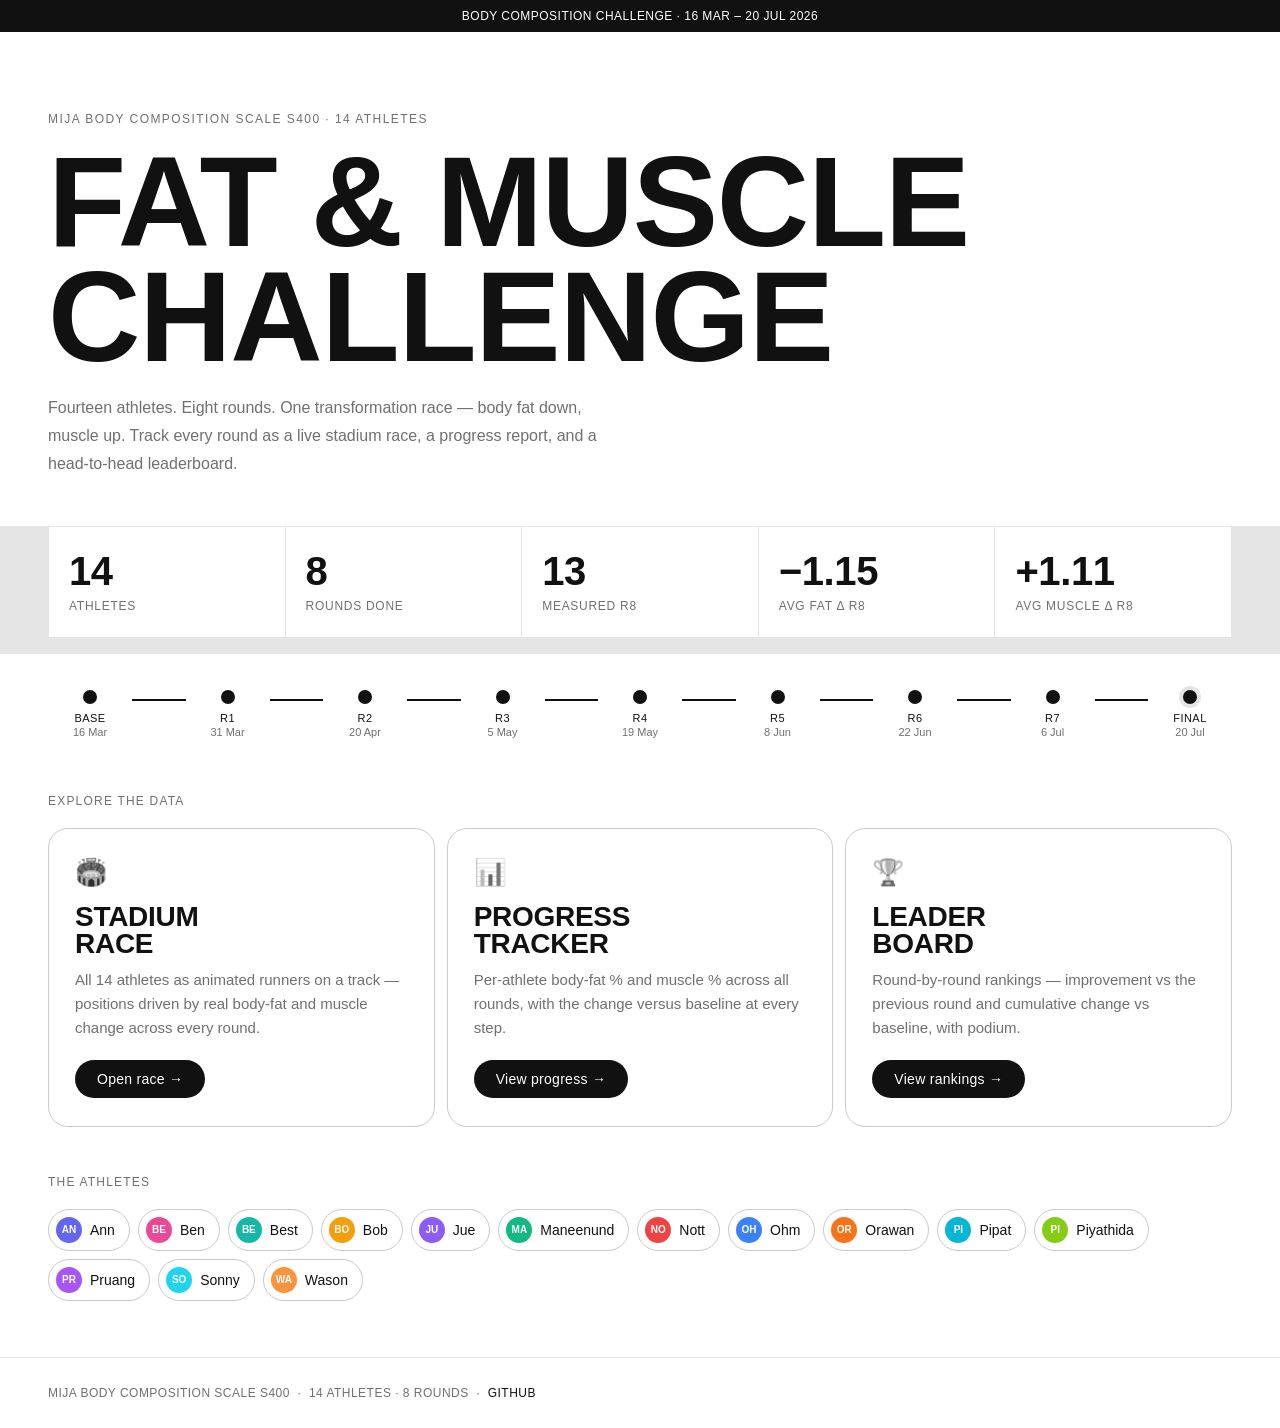
<file: index.html>
<!DOCTYPE html>
<html lang="en">
<head>
<meta charset="UTF-8">
<meta name="viewport" content="width=device-width,initial-scale=1">
<title>Fat &amp; Muscle Challenge 2026</title>
<style>
  :root{
    --black:#111111;--white:#FFFFFF;--snow:#FAFAFA;
    --grey-100:#F5F5F5;--grey-200:#E5E5E5;--grey-300:#CACACB;--grey-500:#707072;
    --sans:'Helvetica Neue',Helvetica,Arial,sans-serif;
    --display:'Arial Narrow','Helvetica Neue',Helvetica,Arial,sans-serif;
  }
  *{box-sizing:border-box;margin:0;padding:0;}
  body{font-family:var(--sans);background:var(--white);color:var(--black);-webkit-font-smoothing:antialiased;}

  /* promo bar (Nike-style dark strip) */
  .promo{background:var(--black);color:#fff;text-align:center;font-size:12px;font-weight:500;letter-spacing:.04em;padding:9px 16px;text-transform:uppercase;}

  /* editorial intro */
  .intro{max-width:1440px;margin:0 auto;padding:80px 48px 48px;}
  .eyebrow{font-size:12px;font-weight:500;letter-spacing:.12em;text-transform:uppercase;color:var(--grey-500);margin-bottom:18px;}
  .display{font-family:var(--display);font-weight:800;text-transform:uppercase;line-height:.9;letter-spacing:-.01em;font-size:clamp(56px,11vw,128px);color:var(--black);}
  .intro-sub{font-size:16px;line-height:1.75;color:var(--grey-500);max-width:560px;margin-top:20px;}

  /* monochrome stat row */
  .stats{max-width:1440px;margin:0 auto;padding:0 48px 16px;display:grid;grid-template-columns:repeat(5,1fr);gap:1px;background:var(--grey-200);border:1px solid var(--grey-200);}
  .stat{background:var(--white);padding:24px 20px;}
  .stat .v{font-family:var(--display);font-weight:800;font-size:40px;line-height:1;letter-spacing:-.01em;}
  .stat .l{font-size:12px;font-weight:500;letter-spacing:.06em;text-transform:uppercase;color:var(--grey-500);margin-top:8px;}

  /* timeline (mono) */
  .timeline{max-width:1440px;margin:0 auto;padding:36px 48px 8px;display:flex;align-items:center;overflow-x:auto;}
  .timeline::-webkit-scrollbar{display:none;}
  .tl-node{display:flex;flex-direction:column;align-items:center;min-width:84px;flex-shrink:0;}
  .tl-dot{width:14px;height:14px;border-radius:50%;border:2px solid var(--grey-300);background:var(--white);}
  .tl-node.done .tl-dot{background:var(--black);border-color:var(--black);}
  .tl-node.current .tl-dot{background:var(--black);border-color:var(--black);box-shadow:0 0 0 4px var(--grey-200);}
  .tl-lbl{font-size:11px;font-weight:500;text-transform:uppercase;letter-spacing:.04em;margin-top:8px;color:var(--black);}
  .tl-dt{font-size:11px;color:var(--grey-500);margin-top:2px;}
  .tl-line{flex:1;min-width:18px;height:2px;background:var(--grey-200);margin:0 0 28px;}
  .tl-line.done{background:var(--black);}

  /* explore section */
  .section{max-width:1440px;margin:0 auto;padding:48px;}
  .section-label{font-size:12px;font-weight:500;letter-spacing:.1em;text-transform:uppercase;color:var(--grey-500);margin-bottom:20px;}
  .cards{display:grid;grid-template-columns:repeat(3,1fr);gap:12px;}
  @media(max-width:960px){.cards{grid-template-columns:1fr;}.stats{grid-template-columns:repeat(2,1fr);}}
  .card{display:flex;flex-direction:column;background:var(--white);border:1px solid var(--grey-300);border-radius:20px;padding:28px 26px;text-decoration:none;color:inherit;transition:border-color 200ms ease,background 200ms ease;}
  .card:hover{border-color:var(--black);background:var(--snow);}
  .card .ic{font-size:26px;margin-bottom:16px;filter:grayscale(1);}
  .card h3{font-family:var(--display);font-weight:800;text-transform:uppercase;font-size:28px;line-height:.95;letter-spacing:-.01em;margin-bottom:10px;}
  .card p{font-size:15px;line-height:1.6;color:var(--grey-500);margin-bottom:20px;flex:1;}
  .card .cta{align-self:flex-start;background:var(--black);color:#fff;font-size:14px;font-weight:500;padding:11px 22px;border-radius:30px;letter-spacing:.02em;transition:background 200ms ease;}
  .card:hover .cta{background:var(--grey-500);}

  /* participants */
  .people{max-width:1440px;margin:0 auto;padding:0 48px 56px;}
  .people-grid{display:flex;flex-wrap:wrap;gap:8px;}
  .chip{display:flex;align-items:center;gap:8px;border:1px solid var(--grey-300);border-radius:30px;padding:7px 14px 7px 7px;font-size:14px;font-weight:500;}
  .chip .av{width:26px;height:26px;border-radius:50%;display:flex;align-items:center;justify-content:center;font-size:10px;font-weight:700;color:#fff;}

  /* footer */
  .footer{border-top:1px solid var(--grey-200);max-width:1440px;margin:0 auto;padding:28px 48px;font-size:12px;font-weight:500;letter-spacing:.04em;text-transform:uppercase;color:var(--grey-500);}
  .footer a{color:var(--black);text-decoration:none;}
  @media(max-width:640px){.intro,.stats,.timeline,.section,.people,.footer{padding-left:20px;padding-right:20px;}.section{padding-top:32px;padding-bottom:32px;}}
</style>
</head>
<body>

<div class="promo">Body Composition Challenge · 16 Mar – 20 Jul 2026</div>

<section class="intro">
  <div class="eyebrow">Mija Body Composition Scale S400 · 14 Athletes</div>
  <h1 class="display">Fat &amp; Muscle<br>Challenge</h1>
  <p class="intro-sub">Fourteen athletes. Eight rounds. One transformation race — body fat down, muscle up. Track every round as a live stadium race, a progress report, and a head-to-head leaderboard.</p>
</section>

<section class="stats" id="stats"></section>

<div class="timeline" id="timeline"></div>

<section class="section">
  <div class="section-label">Explore the data</div>
  <div class="cards">
    <a href="race.html" class="card">
      <div class="ic">🏟️</div>
      <h3>Stadium<br>Race</h3>
      <p>All 14 athletes as animated runners on a track — positions driven by real body-fat and muscle change across every round.</p>
      <span class="cta">Open race →</span>
    </a>
    <a href="progress.html" class="card">
      <div class="ic">📊</div>
      <h3>Progress<br>Tracker</h3>
      <p>Per-athlete body-fat % and muscle % across all rounds, with the change versus baseline at every step.</p>
      <span class="cta">View progress →</span>
    </a>
    <a href="leaderboard.html" class="card">
      <div class="ic">🏆</div>
      <h3>Leader<br>board</h3>
      <p>Round-by-round rankings — improvement vs the previous round and cumulative change vs baseline, with podium.</p>
      <span class="cta">View rankings →</span>
    </a>
  </div>
</section>

<section class="people">
  <div class="section-label">The athletes</div>
  <div class="people-grid" id="chips"></div>
</section>

<div class="footer">
  Mija Body Composition Scale S400 &nbsp;·&nbsp; 14 athletes · 8 rounds &nbsp;·&nbsp; <a href="https://github.com/tankancha/fat-and-muscle">GitHub</a>
</div>

<!-- shared generated data -->
<script src="data.js"></script>
<script>
(function(){
  const R=window.RACE, NAMES=R.NAMES, LATEST=R.LATEST;
  const A={}; R.athletes.forEach(a=>A[a.name]=a);
  const measured=s=>NAMES.filter(n=>{const st=A[n].stages[s];return st&&st.present;});
  const baseOf=a=>({bf:a.stages[0].fat,mu:a.stages[0].muscle});
  const mean=a=>a.reduce((x,y)=>x+y,0)/a.length;
  const m=measured(LATEST);
  const dFat=mean(m.map(n=>A[n].stages[LATEST].fat-baseOf(A[n]).bf));
  const dMu =mean(m.map(n=>A[n].stages[LATEST].muscle-baseOf(A[n]).mu));
  const sgn=v=>(v>=0?'+':'−')+Math.abs(v).toFixed(2);

  document.getElementById('stats').innerHTML=[
    ['v',NAMES.length,'Athletes'],
    ['v',LATEST,'Rounds done'],
    ['v',m.length,`Measured R${LATEST}`],
    ['v',sgn(dFat),`Avg fat Δ R${LATEST}`],
    ['v',sgn(dMu),`Avg muscle Δ R${LATEST}`],
  ].map(([,v,l])=>`<div class="stat"><div class="v">${v}</div><div class="l">${l}</div></div>`).join('');

  // timeline: baseline + rounds 1..LATEST done, rest future up to 8
  let tl='';
  const TOTAL=R.NUM_STAGES;
  for(let s=0;s<=TOTAL;s++){
    if(s>0)tl+=`<div class="tl-line${s<=LATEST?' done':''}"></div>`;
    const cls=s<LATEST?'done':(s===LATEST?'current':'');
    const lbl=s===0?'Base':(s===TOTAL?'Final':'R'+s);
    tl+=`<div class="tl-node ${cls}"><div class="tl-dot"></div><div class="tl-lbl">${lbl}</div><div class="tl-dt">${R.STAGE_DATES[s]}</div></div>`;
  }
  document.getElementById('timeline').innerHTML=tl;

  // athletes (avatar colour = the athlete's race jersey colour = the data colour)
  const order=[...NAMES].sort((a,b)=>a.localeCompare(b));
  document.getElementById('chips').innerHTML=order.map(n=>{
    const col=A[n].style?A[n].style.color:'#111';
    return `<div class="chip"><div class="av" style="background:${col}">${n.substring(0,2).toUpperCase()}</div>${n}</div>`;
  }).join('');
})();
</script>
</body>
</html>
</file>
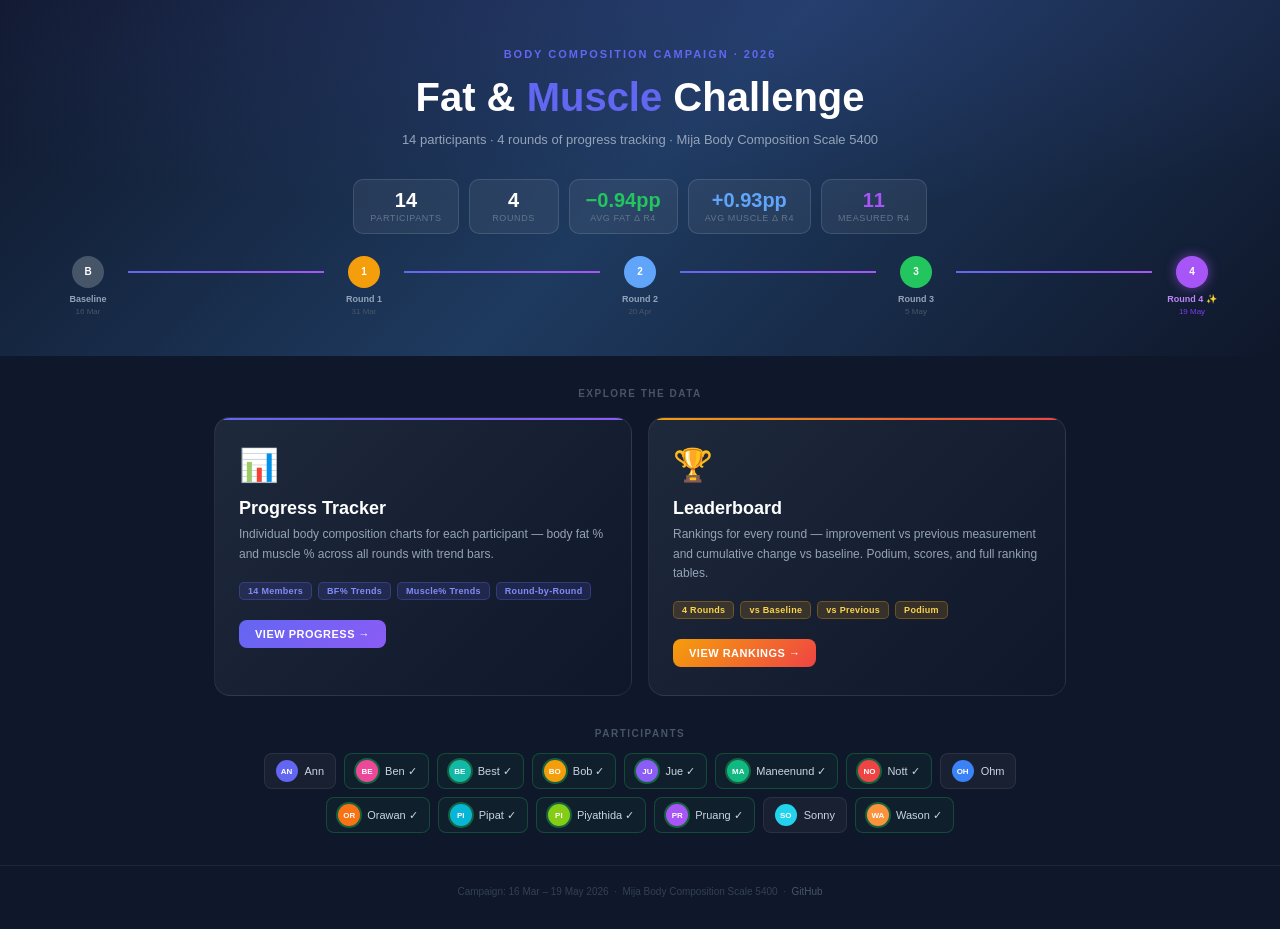
<file: home.html>
<!DOCTYPE html>
<html lang="en">
<head>
<meta charset="UTF-8">
<meta name="viewport" content="width=device-width,initial-scale=1">
<title>Fat &amp; Muscle Campaign 2026</title>
<style>
  *{box-sizing:border-box;margin:0;padding:0;}
  body{font-family:Arial,Helvetica,sans-serif;background:#0F172A;color:#F1F5F9;min-height:100vh;padding:0;}

  /* HERO */
  .hero{background:linear-gradient(135deg,#0F172A 0%,#1E3A5F 50%,#0F172A 100%);padding:48px 24px 40px;text-align:center;position:relative;overflow:hidden;}
  .hero::before{content:'';position:absolute;inset:0;background:radial-gradient(ellipse 80% 60% at 50% 0%,rgba(99,102,241,.12),transparent);}
  .hero-eyebrow{font-size:11px;font-weight:700;letter-spacing:2px;text-transform:uppercase;color:#6366F1;margin-bottom:14px;position:relative;}
  .hero h1{font-size:clamp(24px,5vw,40px);font-weight:900;color:#fff;line-height:1.15;position:relative;margin-bottom:10px;}
  .hero h1 span{color:#6366F1;}
  .hero-sub{font-size:13px;color:#94A3B8;max-width:480px;margin:0 auto 28px;position:relative;line-height:1.6;}

  /* STAT STRIP */
  .stat-strip{display:flex;justify-content:center;gap:10px;flex-wrap:wrap;position:relative;margin-bottom:0;}
  .stat-chip{background:rgba(255,255,255,.06);border:1px solid rgba(255,255,255,.12);border-radius:10px;padding:10px 16px;text-align:center;min-width:90px;}
  .stat-chip .sv{font-size:20px;font-weight:900;color:#fff;line-height:1;}
  .stat-chip .sl{font-size:9px;color:#64748B;text-transform:uppercase;letter-spacing:.6px;margin-top:3px;}
  .stat-chip.green .sv{color:#22C55E;}
  .stat-chip.blue .sv{color:#60A5FA;}
  .stat-chip.purple .sv{color:#A855F7;}

  /* TIMELINE */
  .timeline-bar{display:flex;justify-content:center;align-items:center;gap:0;flex-wrap:nowrap;overflow-x:auto;padding:22px 24px 0;scrollbar-width:none;}
  .timeline-bar::-webkit-scrollbar{display:none;}
  .tl-dot{display:flex;flex-direction:column;align-items:center;position:relative;min-width:80px;}
  .tl-circle{width:32px;height:32px;border-radius:50%;display:flex;align-items:center;justify-content:center;font-size:10px;font-weight:800;color:#fff;position:relative;z-index:1;}
  .tl-label{font-size:9px;font-weight:700;color:#94A3B8;margin-top:6px;text-align:center;line-height:1.3;}
  .tl-date{font-size:8px;color:#475569;margin-top:2px;text-align:center;}
  .tl-line{flex:1;height:2px;background:rgba(255,255,255,.1);min-width:24px;margin-bottom:28px;}
  .tl-line.done{background:linear-gradient(90deg,#6366F1,#A855F7);}

  /* MAIN CARDS */
  .cards-section{padding:32px 24px;max-width:900px;margin:0 auto;}
  .section-label{font-size:10px;font-weight:700;letter-spacing:1.5px;text-transform:uppercase;color:#475569;text-align:center;margin-bottom:18px;}
  .cards{display:grid;grid-template-columns:1fr 1fr;gap:16px;}
  @media(max-width:600px){.cards{grid-template-columns:1fr;}}

  .card{background:linear-gradient(135deg,#1E293B,#0F172A);border:1px solid rgba(255,255,255,.08);border-radius:16px;padding:28px 24px;text-decoration:none;color:inherit;display:block;transition:transform .18s,box-shadow .18s,border-color .18s;position:relative;overflow:hidden;}
  .card:hover{transform:translateY(-3px);box-shadow:0 16px 40px rgba(0,0,0,.5);border-color:rgba(99,102,241,.4);}
  .card-icon{font-size:32px;margin-bottom:14px;}
  .card-title{font-size:18px;font-weight:900;color:#fff;margin-bottom:6px;}
  .card-desc{font-size:12px;color:#94A3B8;line-height:1.6;margin-bottom:18px;}
  .card-meta{display:flex;flex-wrap:wrap;gap:6px;margin-bottom:20px;}
  .card-tag{font-size:9px;font-weight:700;padding:3px 8px;border-radius:5px;letter-spacing:.3px;}
  .card-cta{display:inline-flex;align-items:center;gap:6px;font-size:11px;font-weight:800;padding:8px 16px;border-radius:8px;text-transform:uppercase;letter-spacing:.5px;}
  .card-glow{position:absolute;top:0;left:0;right:0;height:2px;border-radius:16px 16px 0 0;}

  .card-progress .card-glow{background:linear-gradient(90deg,#6366F1,#8B5CF6);}
  .card-progress .card-cta{background:linear-gradient(135deg,#6366F1,#8B5CF6);color:#fff;}
  .card-progress .card-tag{background:rgba(99,102,241,.15);color:#818CF8;border:1px solid rgba(99,102,241,.3);}

  .card-leaderboard .card-glow{background:linear-gradient(90deg,#F59E0B,#EF4444);}
  .card-leaderboard .card-cta{background:linear-gradient(135deg,#F59E0B,#EF4444);color:#fff;}
  .card-leaderboard .card-tag{background:rgba(245,158,11,.15);color:#FCD34D;border:1px solid rgba(245,158,11,.3);}

  /* PARTICIPANTS */
  .participants-section{padding:0 24px 32px;max-width:900px;margin:0 auto;}
  .participants-grid{display:flex;flex-wrap:wrap;gap:8px;justify-content:center;}
  .participant-chip{display:flex;align-items:center;gap:7px;background:rgba(255,255,255,.04);border:1px solid rgba(255,255,255,.08);border-radius:8px;padding:6px 11px;font-size:11px;color:#CBD5E1;}
  .participant-chip .av{width:22px;height:22px;border-radius:50%;display:flex;align-items:center;justify-content:center;font-size:8px;font-weight:800;color:#fff;flex-shrink:0;}
  .participant-chip.completed{border-color:rgba(34,197,94,.25);background:rgba(34,197,94,.05);}
  .participant-chip.completed .av{box-shadow:0 0 0 2px rgba(34,197,94,.4);}

  /* FOOTER */
  .footer{text-align:center;font-size:10px;color:#334155;padding:20px 24px 32px;border-top:1px solid rgba(255,255,255,.06);}
  .footer a{color:#475569;text-decoration:none;}
</style>
</head>
<body>

<div class="hero">
  <div class="hero-eyebrow">Body Composition Campaign · 2026</div>
  <h1>Fat &amp; <span>Muscle</span> Challenge</h1>
  <p class="hero-sub">14 participants · 4 rounds of progress tracking · Mija Body Composition Scale 5400</p>

  <div class="stat-strip">
    <div class="stat-chip"><div class="sv">14</div><div class="sl">Participants</div></div>
    <div class="stat-chip"><div class="sv">4</div><div class="sl">Rounds</div></div>
    <div class="stat-chip green"><div class="sv">−0.94pp</div><div class="sl">Avg Fat Δ R4</div></div>
    <div class="stat-chip blue"><div class="sv">+0.93pp</div><div class="sl">Avg Muscle Δ R4</div></div>
    <div class="stat-chip purple"><div class="sv">11</div><div class="sl">Measured R4</div></div>
  </div>

  <div class="timeline-bar">
    <div class="tl-dot">
      <div class="tl-circle" style="background:#475569">B</div>
      <div class="tl-label">Baseline</div>
      <div class="tl-date">16 Mar</div>
    </div>
    <div class="tl-line done"></div>
    <div class="tl-dot">
      <div class="tl-circle" style="background:#F59E0B">1</div>
      <div class="tl-label">Round 1</div>
      <div class="tl-date">31 Mar</div>
    </div>
    <div class="tl-line done"></div>
    <div class="tl-dot">
      <div class="tl-circle" style="background:#60A5FA">2</div>
      <div class="tl-label">Round 2</div>
      <div class="tl-date">20 Apr</div>
    </div>
    <div class="tl-line done"></div>
    <div class="tl-dot">
      <div class="tl-circle" style="background:#22C55E">3</div>
      <div class="tl-label">Round 3</div>
      <div class="tl-date">5 May</div>
    </div>
    <div class="tl-line done"></div>
    <div class="tl-dot">
      <div class="tl-circle" style="background:#A855F7;box-shadow:0 0 12px rgba(168,85,247,.6)">4</div>
      <div class="tl-label" style="color:#C084FC;font-weight:800;">Round 4 ✨</div>
      <div class="tl-date" style="color:#7C3AED;">19 May</div>
    </div>
  </div>
</div>

<div class="cards-section">
  <div class="section-label">Explore the Data</div>
  <div class="cards">

    <a href="progress.html" class="card card-progress">
      <div class="card-glow"></div>
      <div class="card-icon">📊</div>
      <div class="card-title">Progress Tracker</div>
      <div class="card-desc">Individual body composition charts for each participant — body fat % and muscle % across all rounds with trend bars.</div>
      <div class="card-meta">
        <div class="card-tag">14 Members</div>
        <div class="card-tag">BF% Trends</div>
        <div class="card-tag">Muscle% Trends</div>
        <div class="card-tag">Round-by-Round</div>
      </div>
      <div class="card-cta">View Progress →</div>
    </a>

    <a href="leaderboard.html" class="card card-leaderboard">
      <div class="card-glow"></div>
      <div class="card-icon">🏆</div>
      <div class="card-title">Leaderboard</div>
      <div class="card-desc">Rankings for every round — improvement vs previous measurement and cumulative change vs baseline. Podium, scores, and full ranking tables.</div>
      <div class="card-meta">
        <div class="card-tag">4 Rounds</div>
        <div class="card-tag">vs Baseline</div>
        <div class="card-tag">vs Previous</div>
        <div class="card-tag">Podium</div>
      </div>
      <div class="card-cta">View Rankings →</div>
    </a>

  </div>
</div>

<div class="participants-section">
  <div class="section-label" style="margin-bottom:14px;">Participants</div>
  <div class="participants-grid" id="chips"></div>
</div>

<div class="footer">
  Campaign: 16 Mar – 19 May 2026 &nbsp;·&nbsp; Mija Body Composition Scale 5400 &nbsp;·&nbsp; <a href="https://github.com/tankancha/fat-and-muscle">GitHub</a>
</div>

<script>
const COLORS=['#6366F1','#EC4899','#14B8A6','#F59E0B','#8B5CF6','#10B981','#EF4444','#3B82F6','#F97316','#06B6D4','#84CC16','#A855F7','#22D3EE','#FB923C'];
const ALL=['Ann','Ben','Best','Bob','Jue','Maneenund','Nott','Ohm','Orawan','Pipat','Piyathida','Pruang','Sonny','Wason'];
const R4measured=new Set(['Ben','Best','Bob','Jue','Maneenund','Nott','Orawan','Pipat','Piyathida','Pruang','Wason']);
const chips=document.getElementById('chips');
ALL.forEach((n,i)=>{
  const done=R4measured.has(n);
  const av=n.substring(0,2).toUpperCase();
  chips.innerHTML+=`<div class="participant-chip${done?' completed':''}"><div class="av" style="background:${COLORS[i]}">${av}</div>${n}${done?' ✓':''}</div>`;
});
</script>
</body>
</html>
</file>
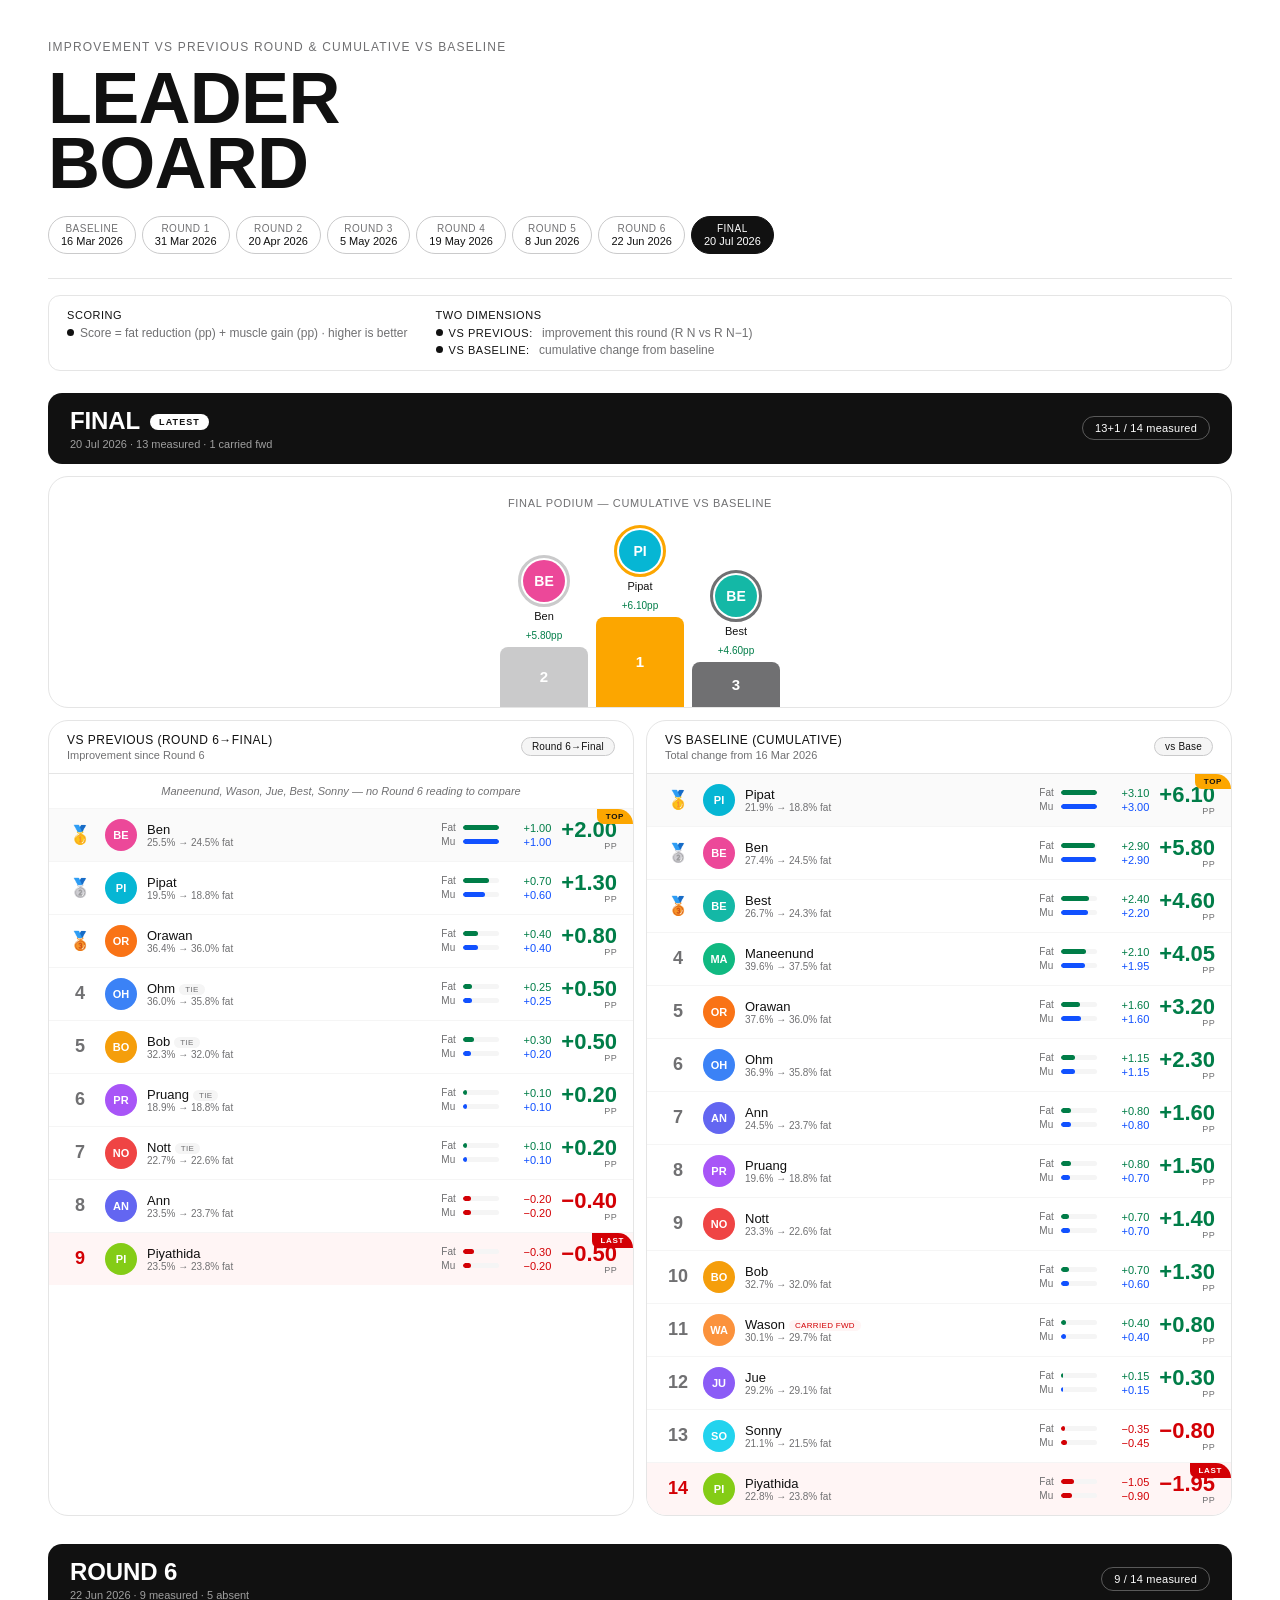
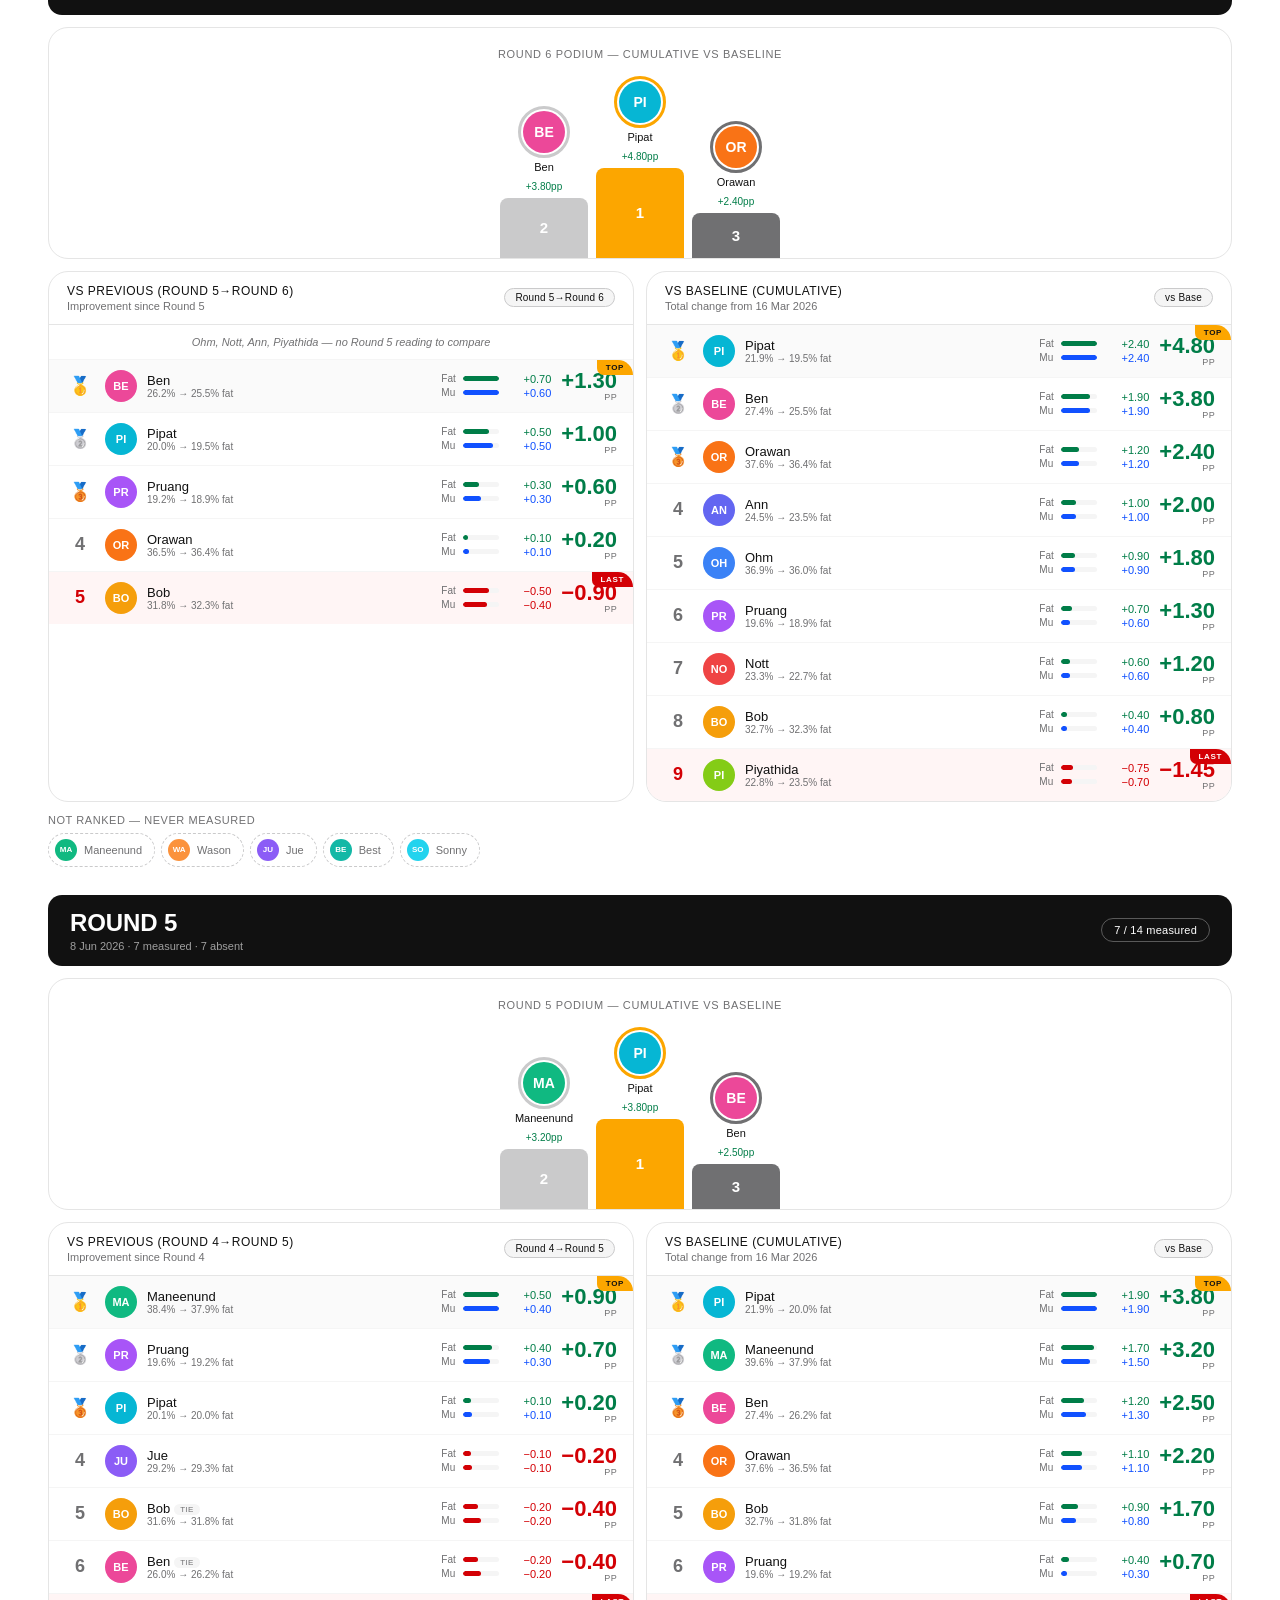
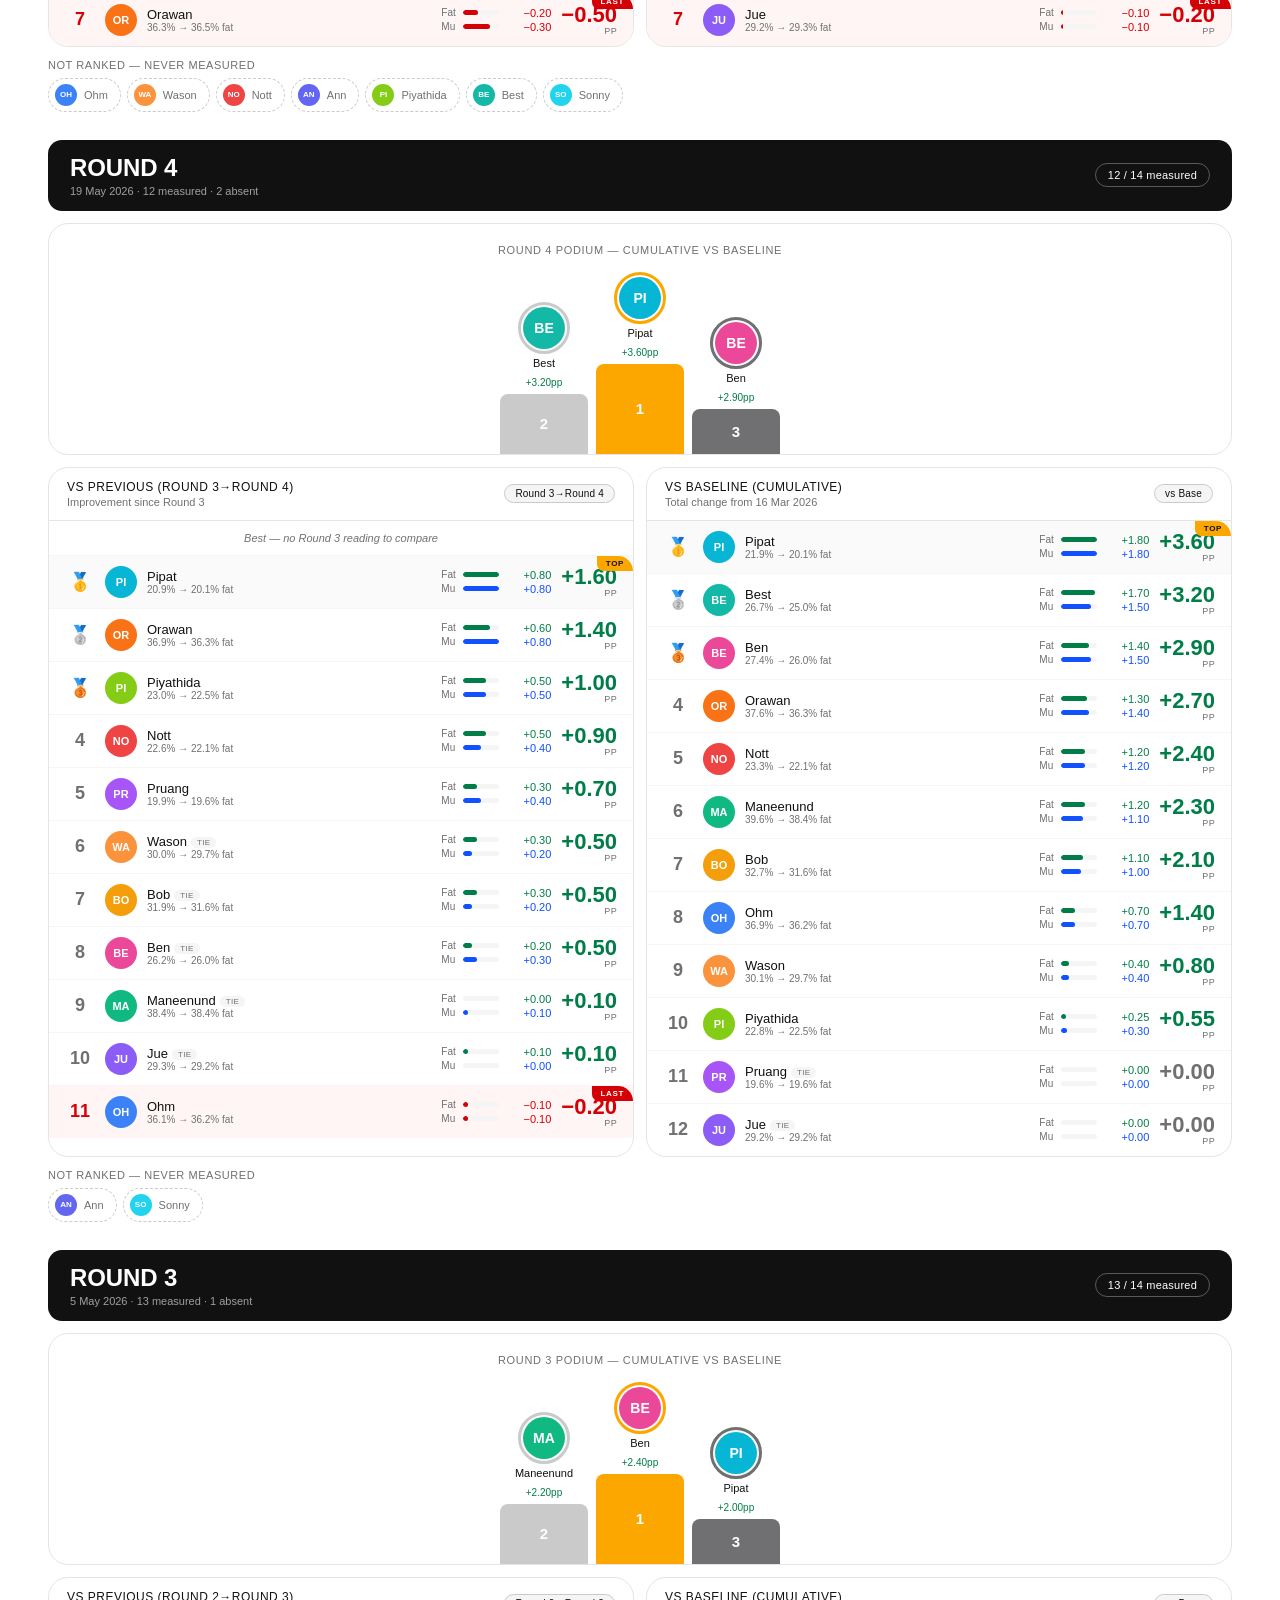
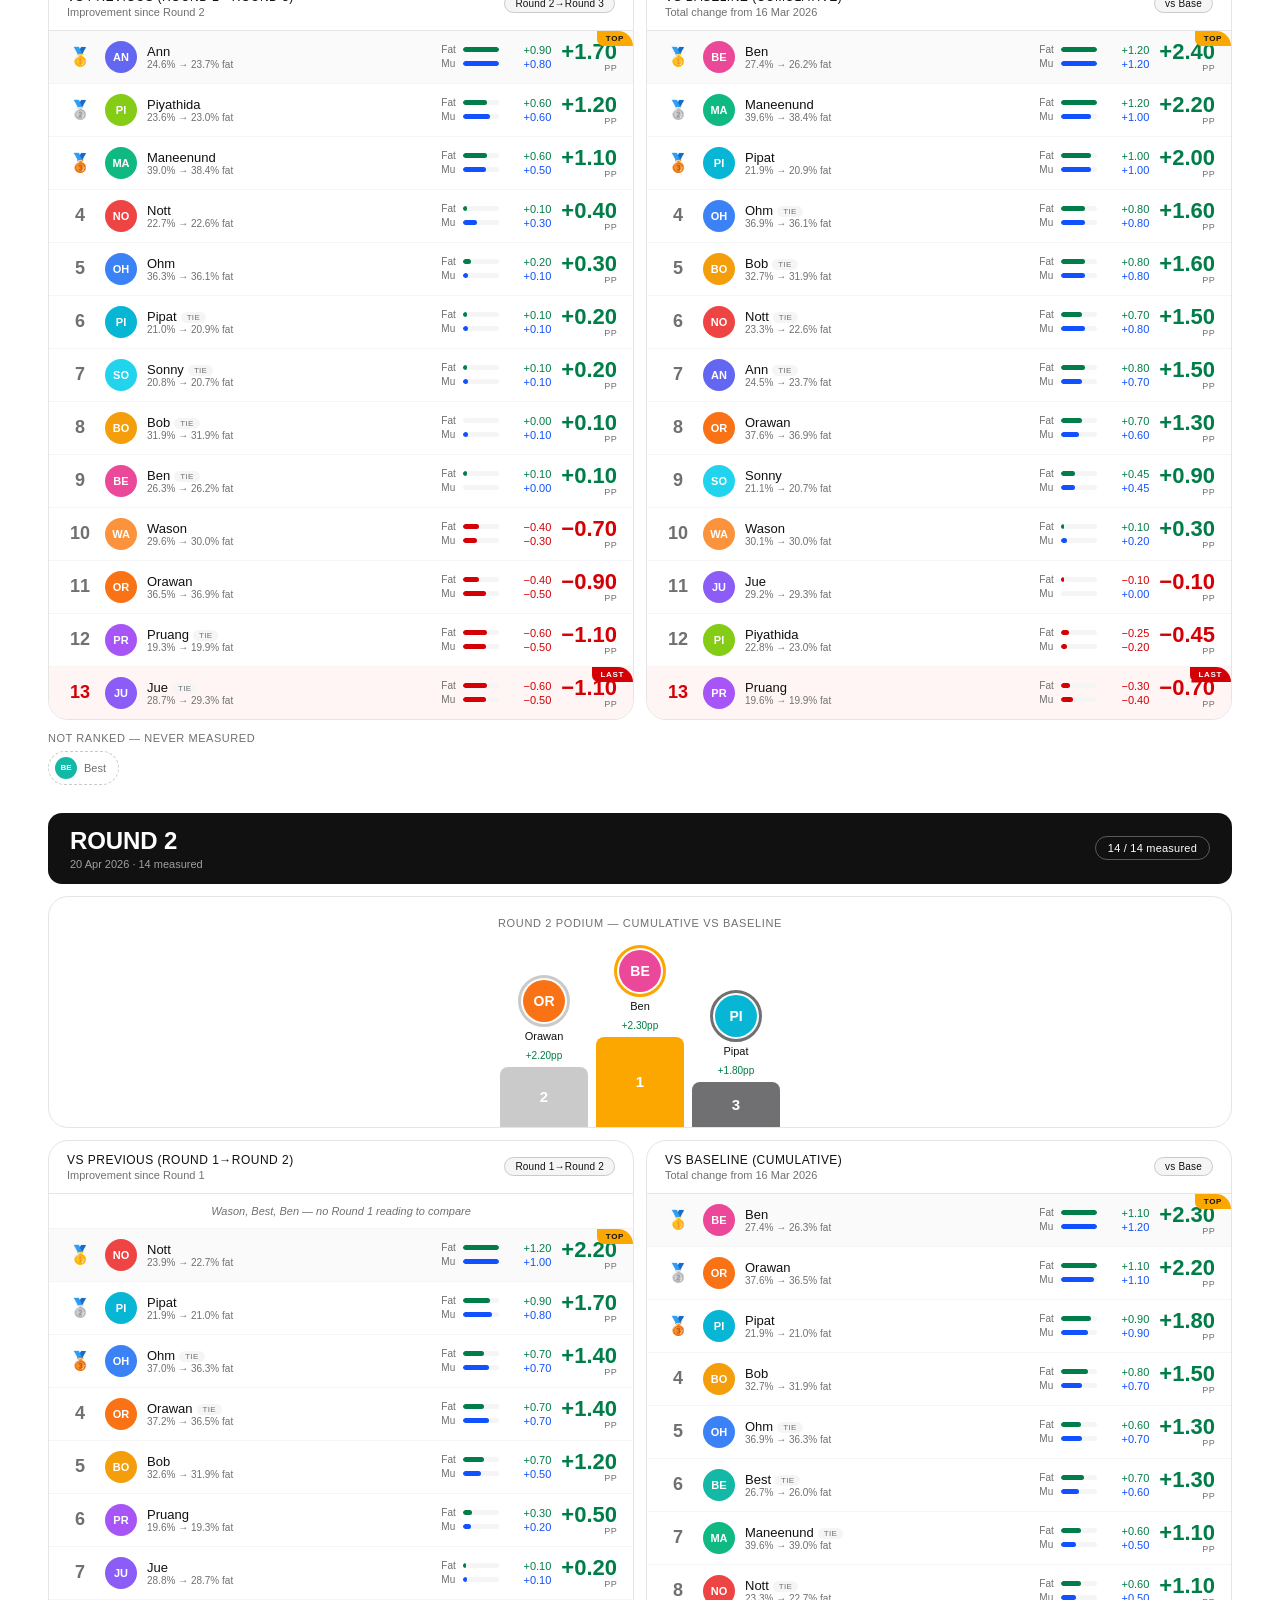
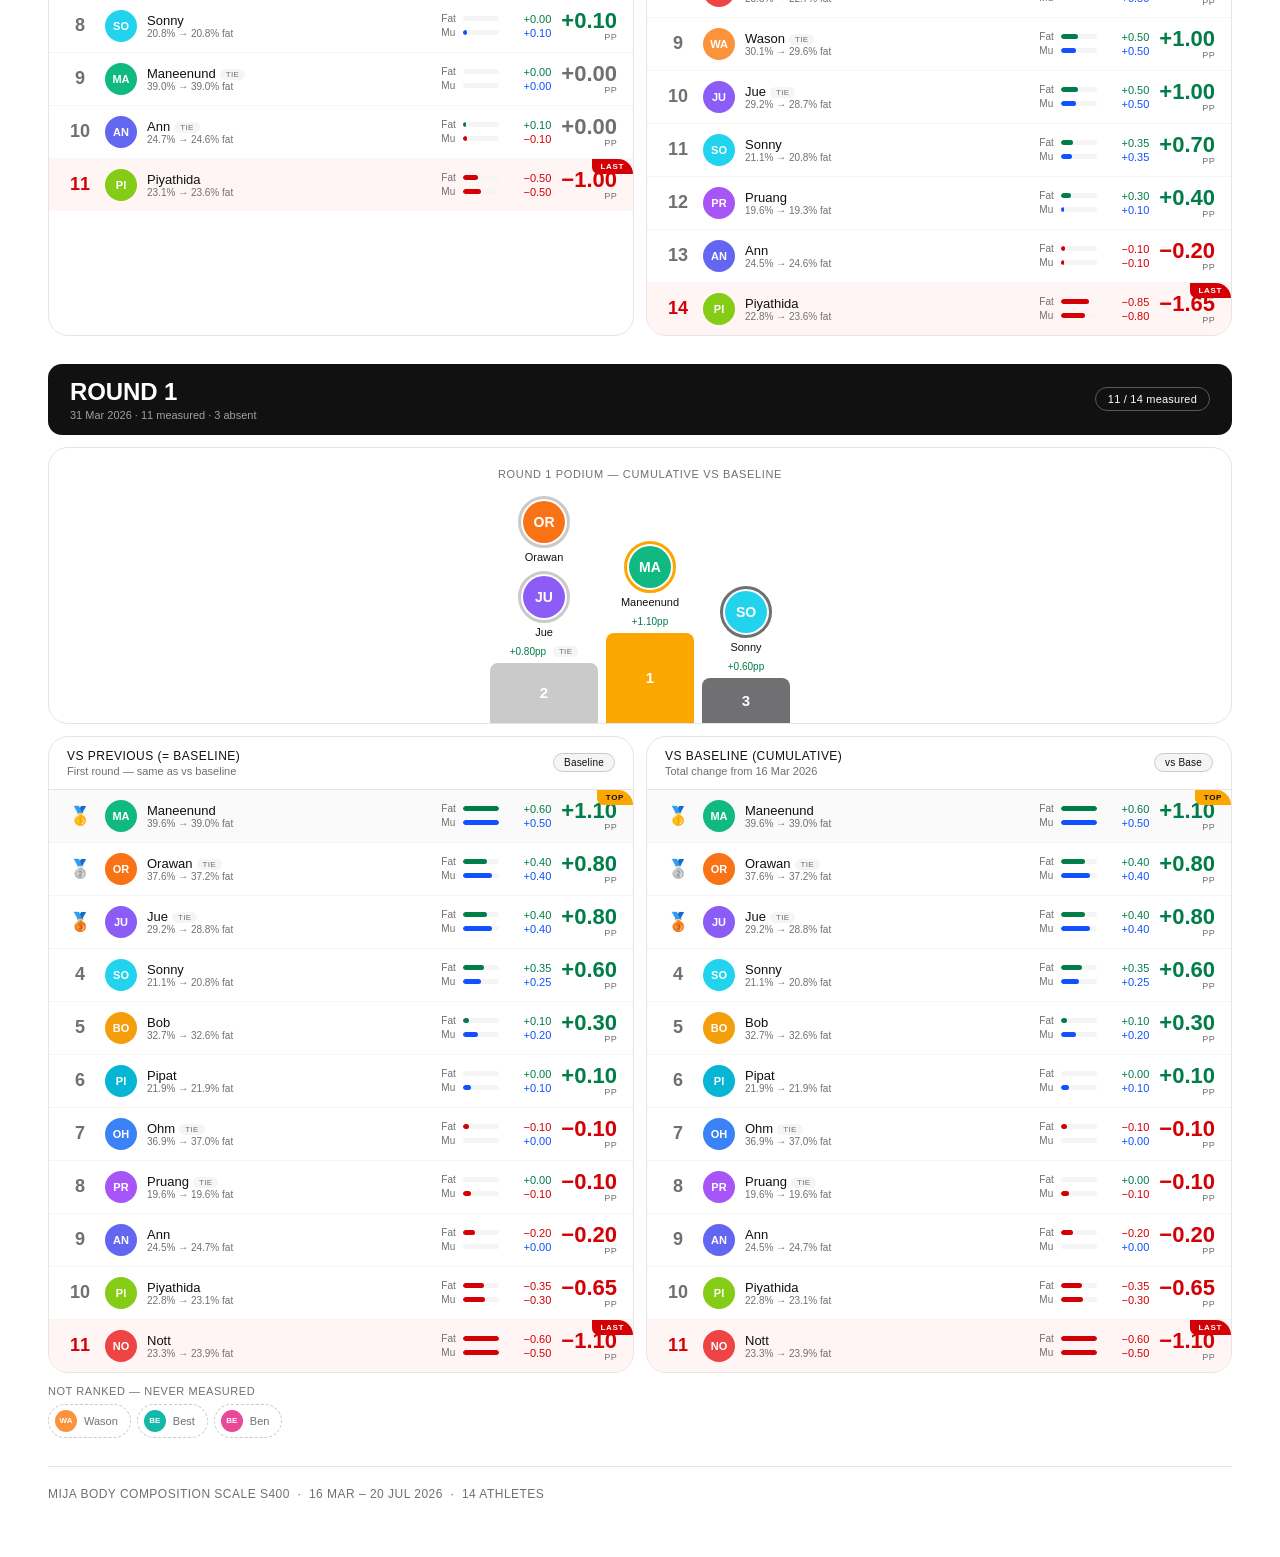
<file: leaderboard.html>
<!DOCTYPE html>
<html lang="en">
<head>
<meta charset="UTF-8">
<title>Fat &amp; Muscle Challenge — Leaderboard</title>
<style>
  :root{
    --black:#111111;--white:#FFFFFF;--snow:#FAFAFA;
    --grey-100:#F5F5F5;--grey-200:#E5E5E5;--grey-300:#CACACB;--grey-500:#707072;
    --red:#D30005;--green:#007D48;--blue:#1151FF;--gold:#FCA600;
    --sans:'Helvetica Neue',Helvetica,Arial,sans-serif;
    --display:'Arial Narrow','Helvetica Neue',Helvetica,Arial,sans-serif;
  }
  *{box-sizing:border-box;margin:0;padding:0;}
  body{font-family:var(--sans);background:var(--white);color:var(--black);padding:0;-webkit-font-smoothing:antialiased;}
  .wrap{max-width:1440px;margin:0 auto;padding:40px 48px 56px;}
  @media(max-width:640px){.wrap{padding:24px 20px 40px;}}

  .page-header{display:flex;align-items:flex-end;justify-content:space-between;gap:20px;flex-wrap:wrap;border-bottom:1px solid var(--grey-200);padding-bottom:24px;margin-bottom:16px;}
  .page-header .eyebrow{font-size:12px;font-weight:500;letter-spacing:.1em;text-transform:uppercase;color:var(--grey-500);margin-bottom:12px;}
  .page-header h1{font-family:var(--display);font-weight:800;text-transform:uppercase;line-height:.9;letter-spacing:-.01em;font-size:clamp(40px,7vw,72px);}
  .hbadges{display:flex;gap:6px;flex-wrap:wrap;}
  .hbadge{border:1px solid var(--grey-300);border-radius:30px;padding:6px 12px;text-align:center;}
  .hbadge.r4{background:var(--black);border-color:var(--black);}
  .hbadge.r4 .hl,.hbadge.r4 .hv{color:#fff;}
  .hbadge .hl{font-size:10px;color:var(--grey-500);text-transform:uppercase;letter-spacing:.05em;}
  .hbadge .hv{font-size:11px;font-weight:500;color:var(--black);margin-top:1px;}
  .rule-box{border:1px solid var(--grey-200);border-radius:12px;padding:13px 18px;margin:14px 0 22px;font-size:12px;color:var(--grey-500);display:flex;flex-wrap:wrap;gap:10px 28px;align-items:flex-start;}
  .rule-box strong{color:var(--black);font-size:11px;font-weight:500;text-transform:uppercase;letter-spacing:.05em;display:block;margin-bottom:5px;}
  .rule-item{display:flex;align-items:center;gap:6px;}
  .rdot{width:7px;height:7px;border-radius:50%;flex-shrink:0;background:var(--black);}

  .round-block{margin-bottom:28px;}
  .round-header{background:var(--black);border-radius:14px;padding:14px 22px;margin-bottom:12px;display:flex;align-items:center;justify-content:space-between;flex-wrap:wrap;gap:8px;}
  .round-header h2{font-family:var(--display);font-weight:800;text-transform:uppercase;letter-spacing:-.005em;font-size:24px;color:#fff;}
  .round-header .sub{font-size:11px;color:rgba(255,255,255,.6);margin-top:3px;}
  .round-count-badge{border:1px solid rgba(255,255,255,.3);border-radius:30px;padding:5px 12px;font-size:11px;font-weight:500;color:#fff;letter-spacing:.02em;}
  .round-header.latest{position:relative;}
  .latest-tag{font-size:9px;font-weight:700;letter-spacing:.12em;text-transform:uppercase;background:#fff;color:var(--black);border-radius:30px;padding:3px 9px;margin-left:10px;vertical-align:middle;}

  .rank-cols{display:grid;grid-template-columns:1fr 1fr;gap:12px;}
  @media(max-width:780px){.rank-cols{grid-template-columns:1fr;}}
  .rank-panel{background:var(--white);border:1px solid var(--grey-200);border-radius:20px;overflow:hidden;}
  .rank-panel-header{padding:12px 18px;display:flex;align-items:center;justify-content:space-between;border-bottom:1px solid var(--grey-200);}
  .rph-title{font-size:12px;font-weight:500;text-transform:uppercase;letter-spacing:.04em;color:var(--black);}
  .rph-sub{font-size:11px;color:var(--grey-500);margin-top:2px;}
  .rph-badge{font-size:10px;font-weight:500;padding:3px 10px;border-radius:30px;letter-spacing:.02em;}
  .rank-row{display:flex;align-items:center;gap:10px;padding:10px 16px;border-bottom:1px solid var(--grey-100);position:relative;}
  .rank-row:last-child{border-bottom:none;}
  .rr-num{font-family:var(--display);font-size:18px;font-weight:800;width:30px;flex-shrink:0;text-align:center;}
  .avatar{width:32px;height:32px;border-radius:50%;display:flex;align-items:center;justify-content:center;font-size:11px;font-weight:700;color:#fff;flex-shrink:0;}
  .rr-name{font-size:13px;font-weight:500;flex:1;min-width:0;}
  .rr-name .rr-sub{font-size:10px;color:var(--grey-500);font-weight:400;}
  .rr-metrics{display:flex;flex-direction:column;gap:2px;min-width:110px;}
  .rr-metric{display:flex;align-items:center;gap:4px;font-size:10px;}
  .rr-metric-lbl{color:var(--grey-500);width:18px;flex-shrink:0;}
  .rr-bar-track{flex:1;height:5px;background:var(--grey-100);border-radius:3px;overflow:hidden;}
  .rr-bar-fill{height:100%;border-radius:3px;}
  .rr-delta{font-size:11px;font-weight:500;width:48px;text-align:right;flex-shrink:0;font-variant-numeric:tabular-nums;}
  .rr-score{text-align:right;min-width:46px;flex-shrink:0;}
  .rr-score .sv{font-family:var(--display);font-size:22px;font-weight:800;line-height:1;}
  .rr-score .su{font-size:9px;color:var(--grey-500);text-transform:uppercase;letter-spacing:.04em;}
  .rr-gold{background:var(--snow);}
  .rr-last{background:#FFF5F5;}
  .ribbon{position:absolute;top:0;right:0;font-size:8px;font-weight:700;padding:3px 9px;border-radius:0 18px 0 8px;letter-spacing:.08em;text-transform:uppercase;}
  .tie-b{font-size:8px;font-weight:500;background:var(--grey-100);color:var(--grey-500);border-radius:30px;padding:1px 6px;margin-left:4px;vertical-align:middle;text-transform:uppercase;letter-spacing:.04em;}
  .na-note{font-size:11px;color:var(--grey-500);font-style:italic;text-align:center;padding:11px;border-bottom:1px solid var(--grey-100);}
  .missed-section{margin-top:12px;}
  .missed-title{font-size:11px;font-weight:500;color:var(--grey-500);text-transform:uppercase;letter-spacing:.05em;margin-bottom:7px;}
  .missed-chips{display:flex;flex-wrap:wrap;gap:6px;}
  .missed-chip{border:1px dashed var(--grey-300);border-radius:30px;padding:5px 12px 5px 6px;display:flex;align-items:center;gap:7px;font-size:11px;color:var(--grey-500);}
  .missed-chip .mc-av{width:22px;height:22px;border-radius:50%;display:flex;align-items:center;justify-content:center;font-size:8px;font-weight:700;color:#fff;}
  .footer{margin-top:8px;text-align:left;font-size:12px;font-weight:500;letter-spacing:.04em;text-transform:uppercase;color:var(--grey-500);border-top:1px solid var(--grey-200);padding-top:20px;}

  .podium-container{border:1px solid var(--grey-200);border-radius:20px;padding:20px 16px 0;margin-bottom:12px;text-align:center;}
  .podium-heading{font-size:11px;font-weight:500;color:var(--grey-500);text-transform:uppercase;letter-spacing:.06em;margin-bottom:16px;}
  .podium-stage{display:flex;justify-content:center;align-items:flex-end;gap:8px;}
  .podium-slot{display:flex;flex-direction:column;align-items:center;}
  .podium-avatar-wrap{display:flex;flex-direction:column;align-items:center;gap:4px;margin-bottom:4px;}
  .podium-person{display:flex;flex-direction:column;align-items:center;gap:3px;margin-bottom:4px;}
  .podium-av{width:42px;height:42px;border-radius:50%;display:flex;align-items:center;justify-content:center;font-size:14px;font-weight:700;color:#fff;}
  .podium-pname{font-size:11px;font-weight:500;color:var(--black);}
  .podium-score{font-size:10px;font-weight:500;margin-bottom:6px;font-variant-numeric:tabular-nums;}
  .podium-step{border-radius:8px 8px 0 0;display:flex;align-items:center;justify-content:center;}
  .podium-step-label{font-family:var(--display);font-size:15px;font-weight:800;color:#fff;}
  @media print{@page{size:A3 portrait;margin:10mm;}.rank-row{break-inside:avoid;}}
</style>
</head>
<body>
<div class="wrap">
<div class="page-header">
  <div><div class="eyebrow">Improvement vs previous round &amp; cumulative vs baseline</div><h1>Leader<br>board</h1></div>
  <div class="hbadges" id="hbadges"></div>
</div>
<div class="rule-box">
  <div><strong>Scoring</strong><div class="rule-item"><div class="rdot"></div>Score = fat reduction (pp) + muscle gain (pp) · higher is better</div></div>
  <div><strong>Two dimensions</strong>
    <div class="rule-item" style="margin-bottom:3px"><div class="rdot"></div><strong style="display:inline;margin:0">vs Previous:</strong>&nbsp;improvement this round (R N vs R N−1)</div>
    <div class="rule-item"><div class="rdot"></div><strong style="display:inline;margin:0">vs Baseline:</strong>&nbsp;cumulative change from baseline</div>
  </div>
</div>
<div id="leaderboard"></div>
<div class="footer" id="footer"></div>
</div>

<!-- Data is generated from the spreadsheet by build_data.py -->
<script src="data.js"></script>
<script>
const R=window.RACE;
const NAMES=R.NAMES;
const LATEST=R.LATEST;
const A={};R.athletes.forEach(a=>A[a.name]=a);
const baseOf=a=>({bf:a.stages[0].fat,mu:a.stages[0].muscle});
const meas=(n,s)=>{const st=A[n].stages[s];return st&&st.present?{bf:st.fat,mu:st.muscle}:null;};
const measuredNames=s=>NAMES.filter(n=>meas(n,s));       // truly measured (present)
const hasReal=n=>A[n].stages.some((st,i)=>i>=1&&st.present);
// Final round: fall back to an athlete's carried-forward last reading so anyone who ever
// measured is never dropped (they missed the final but still appear with their last data).
const measEff=(n,s)=>{const st=A[n].stages[s];if(!st)return null;if(st.present)return{bf:st.fat,mu:st.muscle,carried:false};if(s===LATEST&&st.fat!=null&&hasReal(n))return{bf:st.fat,mu:st.muscle,carried:true};return null;};
const mget=(n,s)=>{if(s===LATEST)return measEff(n,s);const m=meas(n,s);return m?{bf:m.bf,mu:m.mu,carried:false}:null;};
const partNames=s=>NAMES.filter(n=>mget(n,s));           // ranked participants (final incl. carried)
const hasData=s=>measuredNames(s).length>0;              // did a real measurement round happen?
const prevDataRound=s=>{for(let r=s-1;r>=1;r--)if(hasData(r))return r;return 0;};
const rlabel=s=>((R.STAGE_FULL[s]||'').toLowerCase().startsWith('final')?'Final':'Round '+s);
const CM=n=>A[n].style?A[n].style.color:'#707072';

function sc(bf_from,mu_from,bf_to,mu_to){return+((bf_from-bf_to)+(mu_to-mu_from)).toFixed(2);}
function scolor(s){return s>0?'#007D48':s<0?'#D30005':'#707072';}
function sgn(v){return v>=0?'+':'−';}
function f(v,d=2){return Math.abs(v).toFixed(d);}
function ini(n){return n.substring(0,2).toUpperCase();}
function barPct(delta,maxAbs){return maxAbs>0?Math.min(100,Math.abs(delta)/maxAbs*100):2;}

function buildRankPanel(title,subtitle,badgeText,rows,naNote){
  const scored=rows.map(r=>({...r,fat_d:+(r.bf_from-r.bf_to).toFixed(2),mu_d:+(r.mu_to-r.mu_from).toFixed(2),score:sc(r.bf_from,r.mu_from,r.bf_to,r.mu_to)})).sort((a,b)=>b.score-a.score);
  const maxFat=Math.max(...scored.map(r=>Math.abs(r.fat_d)),0.01);
  const maxMu=Math.max(...scored.map(r=>Math.abs(r.mu_d)),0.01);
  let html=`<div class="rank-panel"><div class="rank-panel-header"><div><div class="rph-title">${title}</div><div class="rph-sub">${subtitle}</div></div><div class="rph-badge" style="background:#F5F5F5;color:#111111;border:1px solid #CACACB">${badgeText}</div></div>`;
  if(naNote)html+=`<div class="na-note">${naNote}</div>`;
  if(!scored.length)html+=`<div class="na-note">No measurements yet</div>`;
  scored.forEach((r,i)=>{
    const rank=i+1,isFirst=rank===1,isLast=rank===scored.length&&r.score<0;
    const prevScore=i>0?scored[i-1].score:null,nextScore=i<scored.length-1?scored[i+1].score:null;
    const isTie=(prevScore===r.score)||(nextScore===r.score);
    let rowClass='',ribbon='';
    if(isFirst){rowClass='rr-gold';ribbon=`<div class="ribbon" style="background:#FCA600;color:#111">TOP</div>`;}
    else if(isLast){rowClass='rr-last';ribbon=`<div class="ribbon" style="background:#D30005;color:#fff">LAST</div>`;}
    const medals={1:'🥇',2:'🥈',3:'🥉'};
    const numDisplay=medals[rank]||`${rank}`;
    const tieBadge=isTie?`<span class="tie-b">Tie</span>`:'';
    const carriedTag=r.carried?`<span class="tie-b" style="background:#FFF5F5;color:#D30005">carried fwd</span>`:'';
    const fatBarPct=barPct(r.fat_d,maxFat),muBarPct=barPct(r.mu_d,maxMu);
    const fatBarCol=r.fat_d>=0?'#007D48':'#D30005',muBarCol=r.mu_d>=0?'#1151FF':'#D30005';
    const fatColor=r.fat_d>=0?'#007D48':'#D30005',muColor=r.mu_d>=0?'#1151FF':'#D30005';
    html+=`<div class="rank-row ${rowClass}">${ribbon}<div class="rr-num" style="color:${isFirst?'#111':isLast?'#D30005':'#707072'}">${numDisplay}</div><div class="avatar" style="background:${CM(r.name)}">${ini(r.name)}</div><div class="rr-name">${r.name}${tieBadge}${carriedTag}<div class="rr-sub">${r.bf_from.toFixed(1)}% → ${r.bf_to.toFixed(1)}% fat</div></div><div class="rr-metrics"><div class="rr-metric"><div class="rr-metric-lbl">Fat</div><div class="rr-bar-track"><div class="rr-bar-fill" style="width:${fatBarPct}%;background:${fatBarCol}"></div></div><div class="rr-delta" style="color:${fatColor}">${sgn(r.fat_d)}${f(r.fat_d)}</div></div><div class="rr-metric"><div class="rr-metric-lbl">Mu</div><div class="rr-bar-track"><div class="rr-bar-fill" style="width:${muBarPct}%;background:${muBarCol}"></div></div><div class="rr-delta" style="color:${muColor}">${sgn(r.mu_d)}${f(r.mu_d)}</div></div></div><div class="rr-score"><div class="sv" style="color:${scolor(r.score)}">${sgn(r.score)}${f(Math.abs(r.score))}</div><div class="su">pp</div></div></div>`;
  });
  return html+`</div>`;
}

function missedChips(names,note){
  if(!names.length)return'';
  const chips=names.map(n=>`<div class="missed-chip"><div class="mc-av" style="background:${CM(n)||'#707072'}">${ini(n)}</div>${n}</div>`).join('');
  return`<div class="missed-section"><div class="missed-title">Not ranked — ${note}</div><div class="missed-chips">${chips}</div></div>`;
}

function buildPodium(rows,heading){
  const scored=rows.map(r=>({...r,score:sc(r.bf_from,r.mu_from,r.bf_to,r.mu_to)})).sort((a,b)=>b.score-a.score);
  if(!scored.length)return'';
  const groups=[];let idx=0,rankNum=1;
  while(idx<scored.length&&groups.length<3){const gs=scored[idx].score;const m=[];while(idx<scored.length&&scored[idx].score===gs){m.push(scored[idx]);idx++;}groups.push({rank:rankNum,score:gs,members:m});rankNum+=m.length;}
  while(groups.length<3)groups.push(null);
  const display=[{group:groups[1],height:60,color:'#CACACB',label:'2'},{group:groups[0],height:90,color:'#FCA600',label:'1'},{group:groups[2],height:45,color:'#707072',label:'3'}];
  function personHTML(m,bc){return`<div class="podium-person"><div style="border-radius:50%;border:3px solid ${bc};padding:2px;display:inline-block"><div class="podium-av" style="background:${CM(m.name)}">${ini(m.name)}</div></div><div class="podium-pname">${m.name}</div></div>`;}
  function slotHTML({group,height,color,label}){const sw=group&&group.members.length>1?108:88;if(!group)return`<div class="podium-slot" style="width:${sw}px"><div style="height:${height}px"></div></div>`;const sc2=scolor(group.score);const tb=group.members.length>1?`<span class="tie-b">Tie</span>`:'';return`<div class="podium-slot" style="width:${sw}px"><div class="podium-avatar-wrap">${group.members.map(m=>personHTML(m,color)).join('')}</div><div class="podium-score" style="color:${sc2}">${group.score>=0?'+':'−'}${Math.abs(group.score).toFixed(2)}pp${tb?' '+tb:''}</div><div class="podium-step" style="height:${height}px;width:${sw}px;background:${color}"><span class="podium-step-label">${label}</span></div></div>`;}
  let out=`<div class="podium-container"><div class="podium-heading">${heading||'Top 3'}</div><div class="podium-stage">`;
  for(const slot of display)out+=slotHTML(slot);
  return out+`</div></div>`;
}

(function(){
  let h='';
  for(let st=0;st<=LATEST;st++){
    if(st>=1&&st!==LATEST&&!hasData(st))continue; // skip fully-skipped rounds (e.g. round 7)
    const cls=st===LATEST?' r4':'';
    const lbl=st===0?'Baseline':rlabel(st);
    h+=`<div class="hbadge${cls}"><div class="hl">${lbl}</div><div class="hv">${R.STAGE_DATES[st]} 2026</div></div>`;
  }
  document.getElementById('hbadges').innerHTML=h;
})();

let html='';
for(let st=LATEST;st>=1;st--){
  if(!hasData(st))continue; // skip fully-skipped rounds (e.g. round 7)
  const measured=measuredNames(st);                        // truly measured (present)
  const participants=partNames(st);                        // ranked (final round also includes carried-forward)
  const carriedNames=participants.filter(x=>!measured.includes(x));
  const absent=NAMES.filter(x=>!participants.includes(x)); // never measured -> not ranked
  const n=NAMES.length, k=measured.length;
  const isLatest=st===LATEST, rl=rlabel(st);
  const tag=isLatest?`<span class="latest-tag">Latest</span>`:'';
  const sub=`${R.STAGE_DATES[st]} 2026 · ${k} measured${carriedNames.length?` · ${carriedNames.length} carried fwd`:''}${absent.length?` · ${absent.length} absent`:''}`;
  const vsBase=participants.map(name=>{const m=mget(name,st);return{name,carried:m.carried,bf_from:baseOf(A[name]).bf,mu_from:baseOf(A[name]).mu,bf_to:m.bf,mu_to:m.mu};});
  const pr=prevDataRound(st);
  let vsPrev,prevNote=null;
  if(pr===0){ vsPrev=vsBase.map(r=>({...r})); }
  else{
    const havePrev=participants.filter(name=>meas(name,pr));
    const noPrev=participants.filter(name=>!meas(name,pr));
    vsPrev=havePrev.map(name=>{const t=mget(name,st);return{name,carried:t.carried,bf_from:meas(name,pr).bf,mu_from:meas(name,pr).mu,bf_to:t.bf,mu_to:t.mu};});
    if(noPrev.length)prevNote=`${noPrev.join(', ')} — no ${rlabel(pr)} reading to compare`;
  }
  const cbadge=`${k}${carriedNames.length?`+${carriedNames.length}`:''} / ${n} measured`;
  html+=`<div class="round-block"><div class="round-header${isLatest?' latest':''}"><div><h2>${rl}${tag}</h2><div class="sub">${sub}</div></div><div class="round-count-badge">${cbadge}</div></div>`;
  html+=buildPodium(vsBase,`${rl} podium — cumulative vs baseline`);
  html+=`<div class="rank-cols">`;
  const prevTitle=pr===0?'vs Previous (= baseline)':`vs Previous (${rlabel(pr)}→${rl})`;
  const prevSub=pr===0?'First round — same as vs baseline':`Improvement since ${rlabel(pr)}`;
  html+=buildRankPanel(prevTitle,prevSub,pr===0?'Baseline':`${rlabel(pr)}→${rl}`,vsPrev,prevNote);
  html+=buildRankPanel('vs Baseline (cumulative)',`Total change from ${R.STAGE_DATES[0]} 2026`,'vs Base',vsBase,null);
  html+=`</div>`;
  html+=missedChips(absent,`Never measured`);
  html+=`</div>`;
}
document.getElementById('leaderboard').innerHTML=html;
document.getElementById('footer').innerHTML=`Mija Body Composition Scale S400 &nbsp;·&nbsp; ${R.STAGE_DATES[0]} – ${R.STAGE_DATES[LATEST]} 2026 &nbsp;·&nbsp; ${NAMES.length} athletes`;
</script>
</body>
</html>
</file>
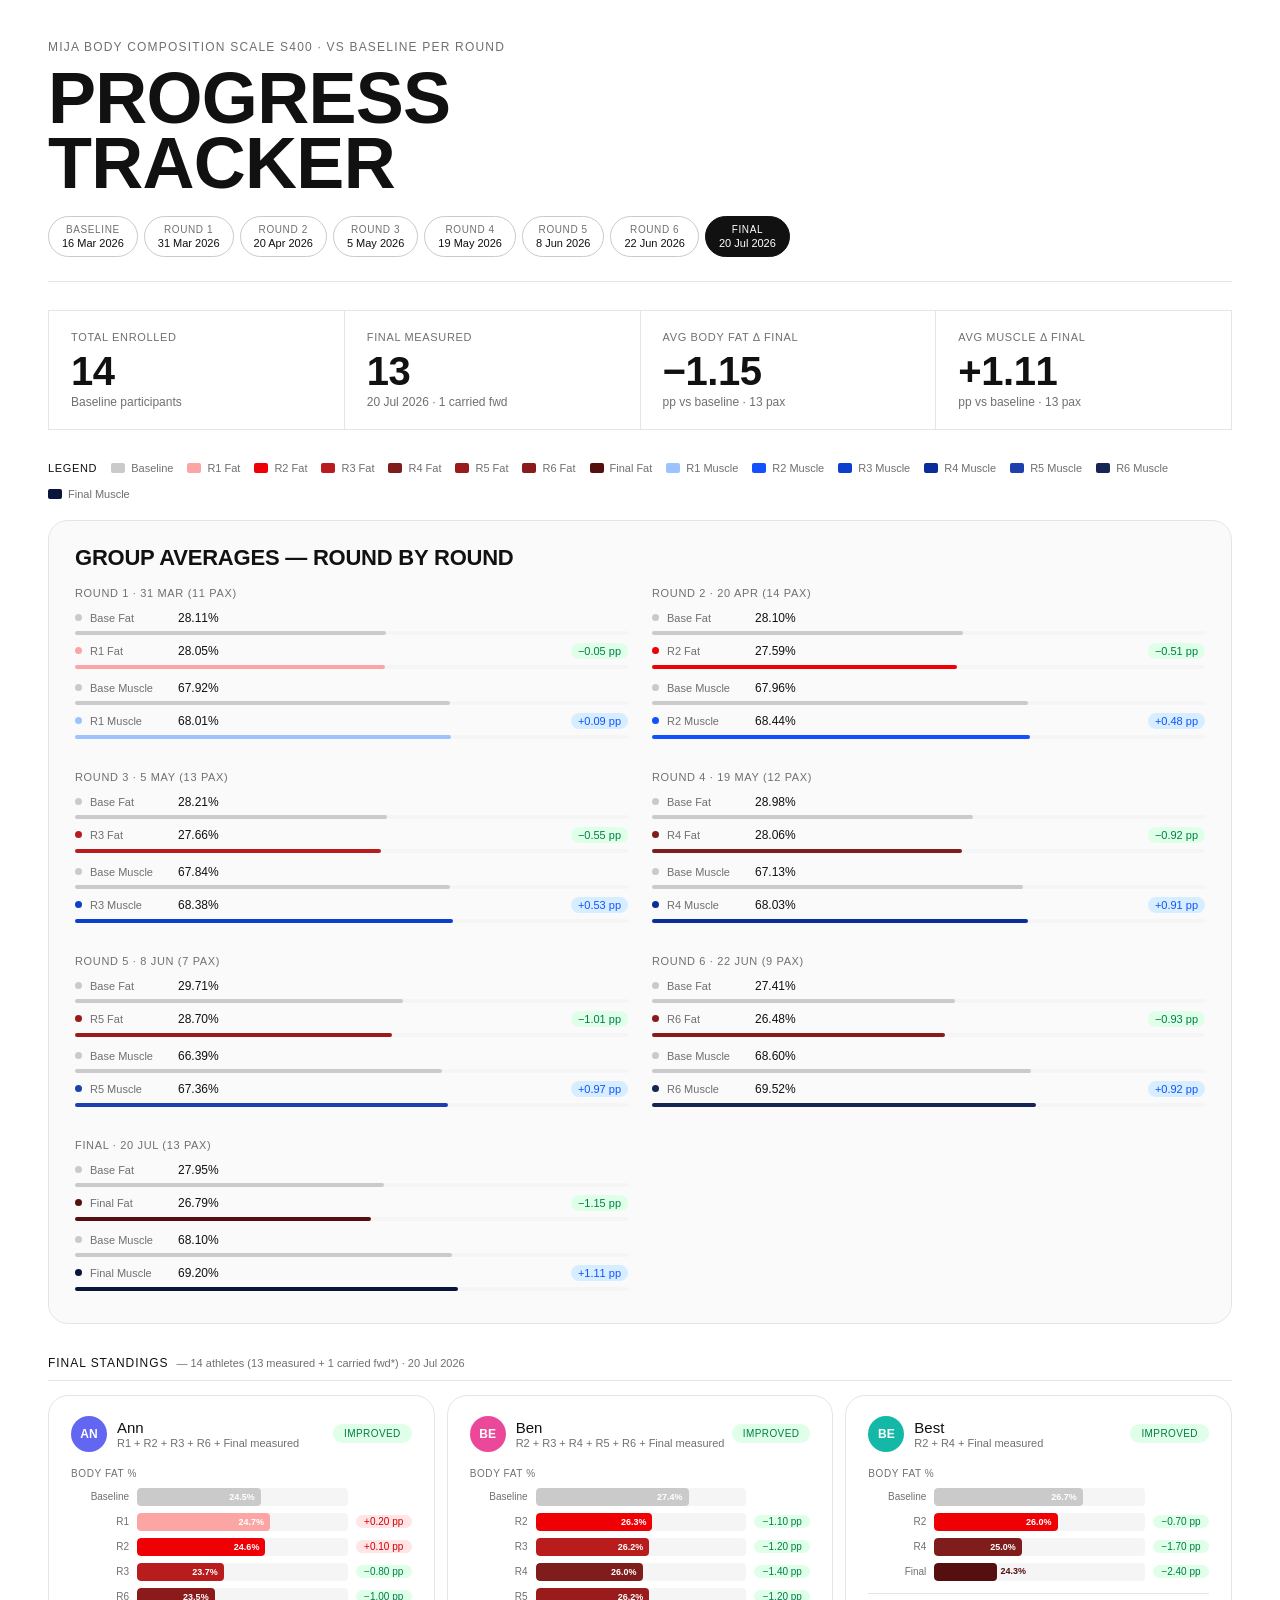
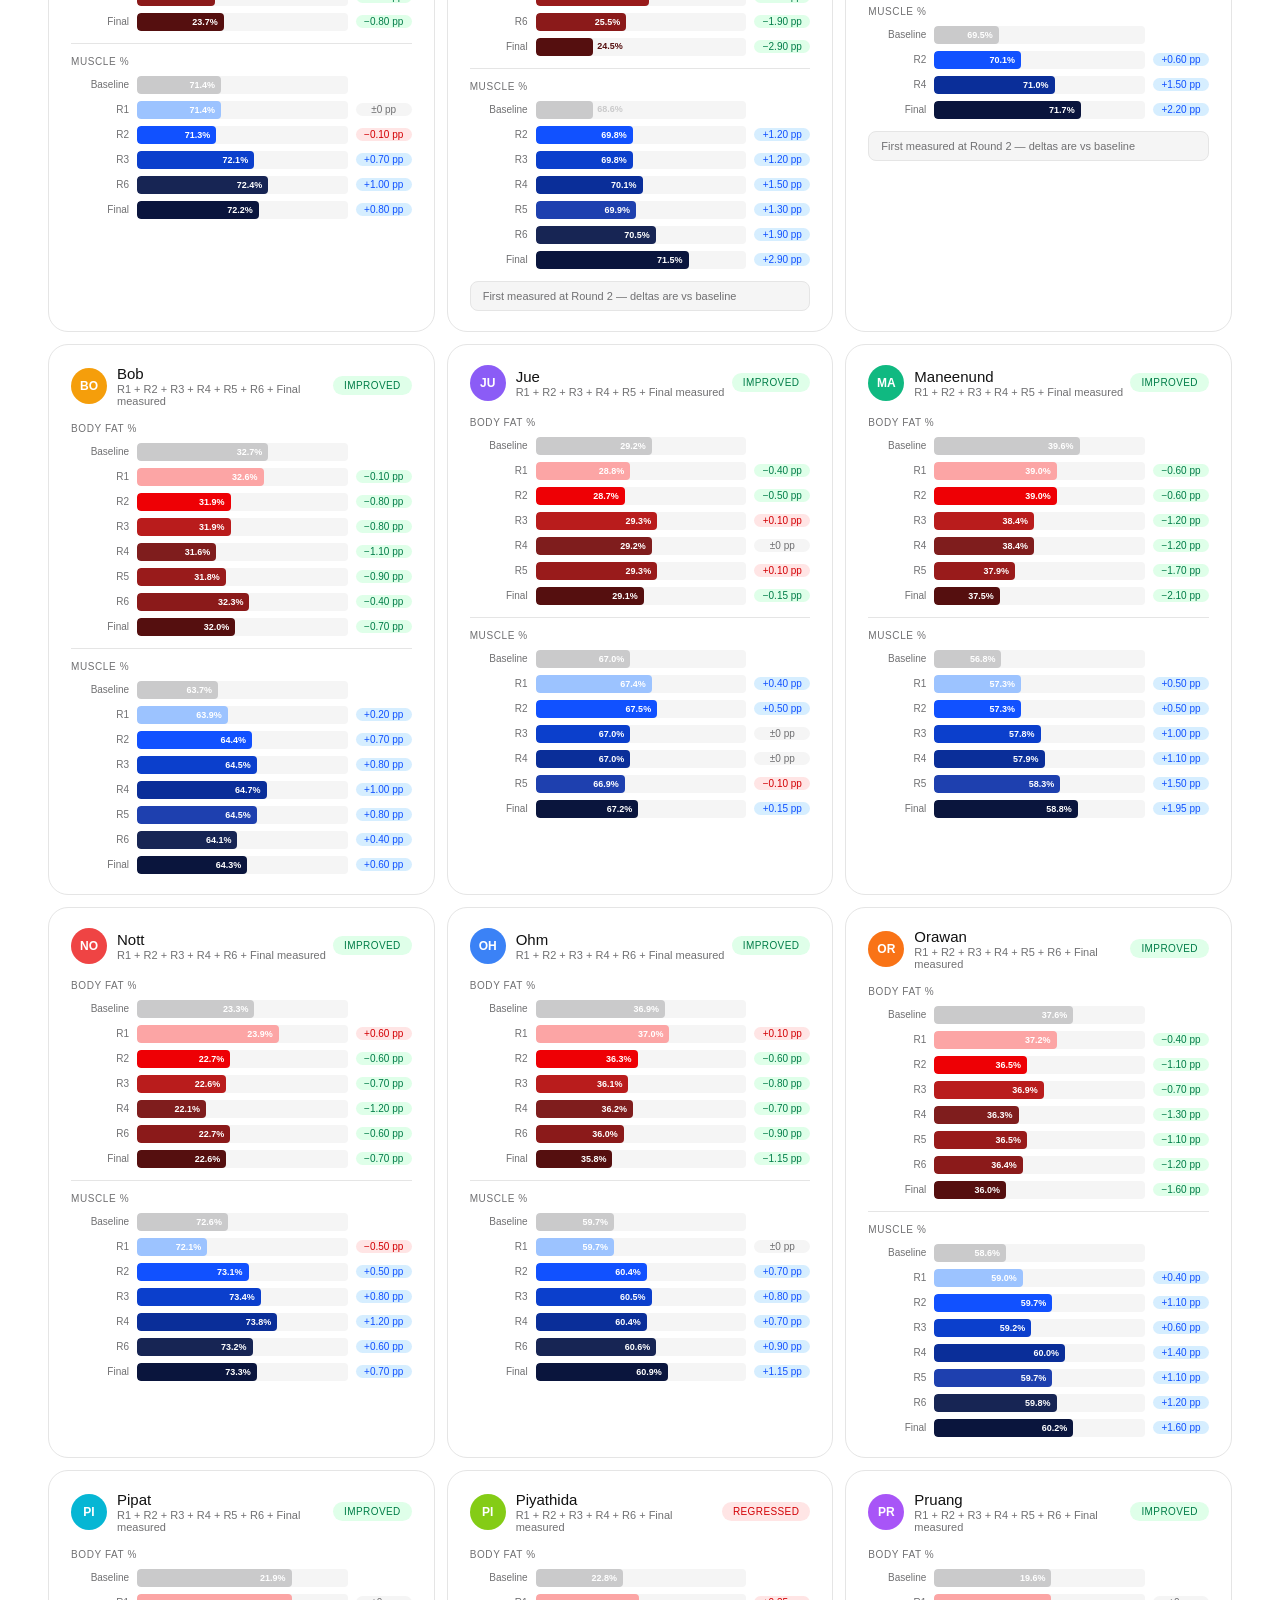
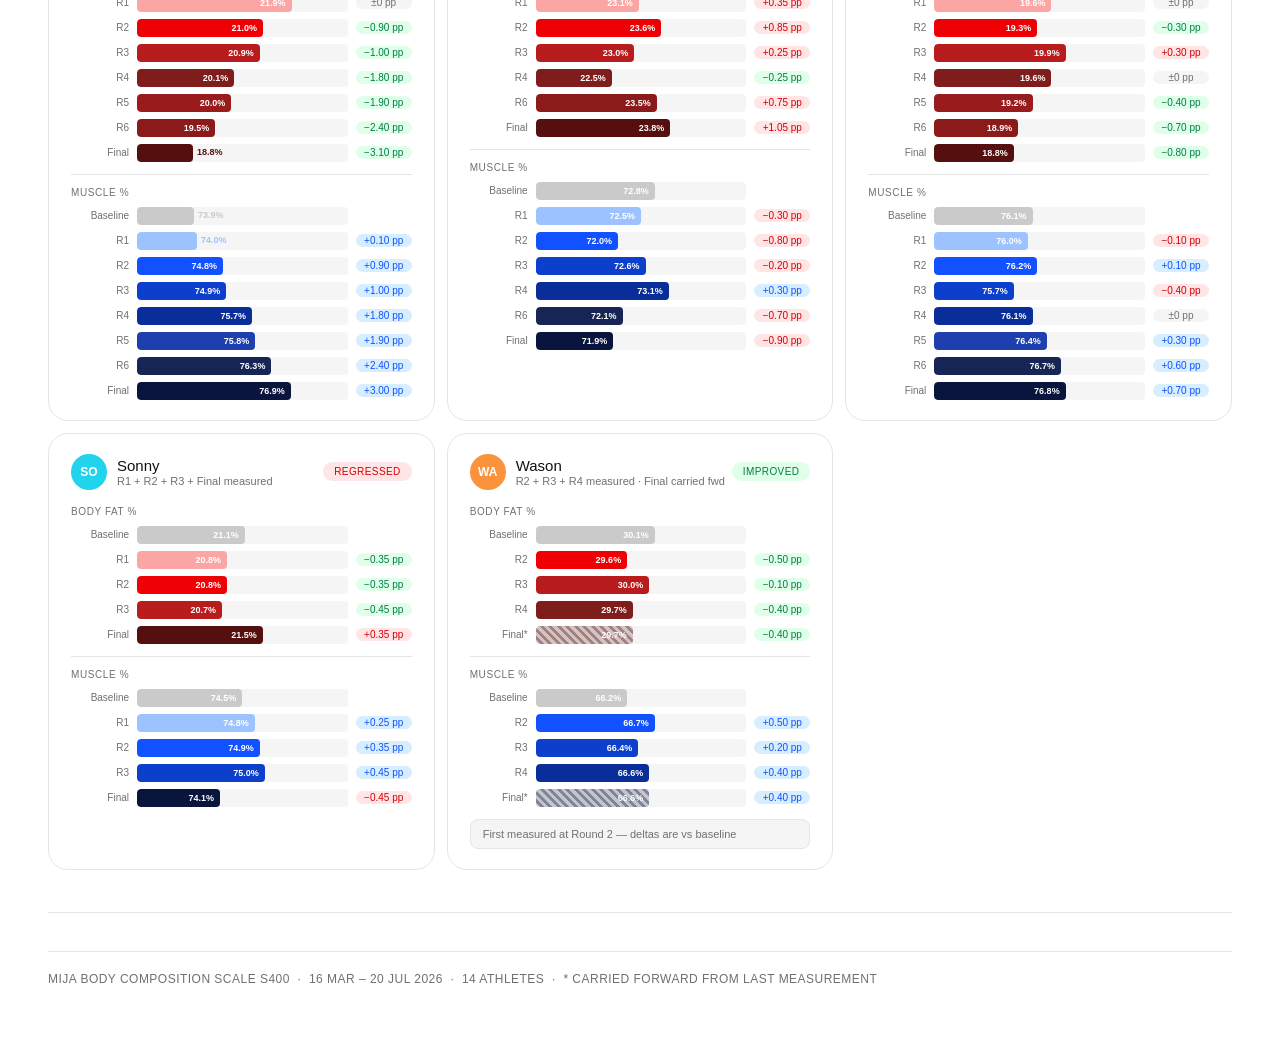
<file: progress.html>
<!DOCTYPE html>
<html lang="en">
<head>
<meta charset="UTF-8">
<meta name="viewport" content="width=device-width, initial-scale=1.0">
<title>Fat &amp; Muscle Challenge — Progress</title>
<style>
  :root{
    --black:#111111;--white:#FFFFFF;--snow:#FAFAFA;
    --grey-100:#F5F5F5;--grey-200:#E5E5E5;--grey-300:#CACACB;--grey-500:#707072;
    --red:#D30005;--green:#007D48;--blue:#1151FF;
    --sans:'Helvetica Neue',Helvetica,Arial,sans-serif;
    --display:'Arial Narrow','Helvetica Neue',Helvetica,Arial,sans-serif;
  }
  *{box-sizing:border-box;margin:0;padding:0;}
  body{font-family:var(--sans);background:var(--white);color:var(--black);padding:0;-webkit-font-smoothing:antialiased;}
  .wrap{max-width:1440px;margin:0 auto;padding:40px 48px 56px;}
  @media(max-width:640px){.wrap{padding:24px 20px 40px;}}

  .page-header{display:flex;align-items:flex-end;justify-content:space-between;gap:20px;flex-wrap:wrap;border-bottom:1px solid var(--grey-200);padding-bottom:24px;margin-bottom:28px;}
  .page-header .eyebrow{font-size:12px;font-weight:500;letter-spacing:.1em;text-transform:uppercase;color:var(--grey-500);margin-bottom:12px;}
  .page-header h1{font-family:var(--display);font-weight:800;text-transform:uppercase;line-height:.9;letter-spacing:-.01em;font-size:clamp(40px,7vw,72px);}
  .header-dates{display:flex;gap:6px;flex-wrap:wrap;}
  .date-badge{border:1px solid var(--grey-300);border-radius:30px;padding:7px 13px;text-align:center;}
  .date-badge.latest{background:var(--black);border-color:var(--black);}
  .date-badge.latest .lb,.date-badge.latest .vl{color:#fff;}
  .date-badge .lb{font-size:10px;color:var(--grey-500);text-transform:uppercase;letter-spacing:.06em;}
  .date-badge .vl{font-size:11px;font-weight:500;color:var(--black);margin-top:2px;}

  .summary-strip{display:grid;grid-template-columns:repeat(4,1fr);gap:1px;background:var(--grey-200);border:1px solid var(--grey-200);margin-bottom:32px;}
  .sc{background:var(--white);padding:20px 22px;}
  .sc-label{font-size:11px;font-weight:500;text-transform:uppercase;letter-spacing:.06em;color:var(--grey-500);}
  .sc-val{font-family:var(--display);font-weight:800;font-size:40px;line-height:1;margin:8px 0 4px;letter-spacing:-.01em;}
  .sc-sub{font-size:12px;color:var(--grey-500);}

  .legend{display:flex;gap:14px;margin-bottom:20px;flex-wrap:wrap;align-items:center;}
  .legend strong{font-size:11px;font-weight:500;text-transform:uppercase;letter-spacing:.06em;color:var(--black);}
  .legend-item{display:flex;align-items:center;gap:6px;font-size:11px;color:var(--grey-500);}
  .lswatch{width:14px;height:10px;border-radius:2px;}

  .avg-panel{background:var(--snow);border:1px solid var(--grey-200);border-radius:20px;padding:24px 26px;margin-bottom:32px;}
  .avg-panel h2{font-family:var(--display);font-weight:800;text-transform:uppercase;letter-spacing:-.01em;font-size:22px;margin-bottom:16px;}
  .avg-rounds{display:grid;grid-template-columns:1fr 1fr;gap:24px;}
  .avg-round-title{font-size:11px;text-transform:uppercase;letter-spacing:.06em;color:var(--grey-500);margin-bottom:12px;font-weight:500;}
  .avg-row{display:flex;align-items:center;gap:8px;margin-bottom:6px;}
  .avg-dot{width:7px;height:7px;border-radius:50%;flex-shrink:0;}
  .avg-lbl{font-size:11px;color:var(--grey-500);width:80px;flex-shrink:0;}
  .avg-val{font-size:12px;font-weight:500;color:var(--black);font-variant-numeric:tabular-nums;}
  .avg-delta{font-size:11px;font-weight:500;padding:2px 7px;border-radius:30px;margin-left:auto;font-variant-numeric:tabular-nums;}
  .avg-bar-wrap{height:4px;border-radius:3px;margin-bottom:8px;background:var(--grey-100);}
  .avg-bar-fill{height:100%;border-radius:3px;}

  .section-title{font-size:12px;font-weight:500;color:var(--black);text-transform:uppercase;letter-spacing:.08em;margin-bottom:14px;padding-bottom:10px;border-bottom:1px solid var(--grey-200);display:flex;align-items:center;gap:8px;}
  .section-title span{font-size:11px;font-weight:400;text-transform:none;color:var(--grey-500);letter-spacing:0;}
  .cards-grid{display:grid;grid-template-columns:repeat(auto-fill,minmax(360px,1fr));gap:12px;margin-bottom:32px;}
  .person-card{background:var(--white);border:1px solid var(--grey-200);border-radius:20px;padding:20px 22px;}
  .card-header{display:flex;align-items:center;justify-content:space-between;margin-bottom:16px;}
  .card-identity{display:flex;align-items:center;gap:10px;}
  .avatar{width:36px;height:36px;border-radius:50%;display:flex;align-items:center;justify-content:center;font-size:12px;font-weight:700;color:#fff;flex-shrink:0;}
  .name-text h3{font-size:15px;font-weight:500;}
  .name-text p{font-size:11px;color:var(--grey-500);margin-top:1px;}
  .badge{font-size:10px;font-weight:500;padding:4px 11px;border-radius:30px;white-space:nowrap;text-transform:uppercase;letter-spacing:.04em;}
  .badge-improved{background:#DFFFE9;color:var(--green);}
  .badge-declined{background:#FFE5E5;color:var(--red);}
  .badge-mixed{background:var(--grey-100);color:var(--grey-500);}
  .badge-skip{background:var(--grey-100);color:var(--grey-500);}
  .chart-section{margin-top:2px;}
  .chart-title{font-size:10px;font-weight:500;text-transform:uppercase;letter-spacing:.06em;color:var(--grey-500);margin-bottom:9px;}
  .bar-chart{display:flex;flex-direction:column;gap:7px;}
  .bar-row{display:flex;align-items:center;gap:8px;}
  .bar-row-label{font-size:10px;color:var(--grey-500);width:58px;flex-shrink:0;text-align:right;}
  .bar-outer{flex:1;background:var(--grey-100);border-radius:4px;height:18px;position:relative;overflow:hidden;}
  .bar-inner{height:100%;border-radius:4px;position:relative;display:flex;align-items:center;}
  .bar-value{position:absolute;right:6px;font-size:9px;font-weight:700;color:#fff;white-space:nowrap;}
  .delta-tag{font-size:10px;font-weight:500;padding:1px 6px;border-radius:30px;flex-shrink:0;width:56px;text-align:center;font-variant-numeric:tabular-nums;}
  .dt-gf{background:#DFFFE9;color:var(--green);}
  .dt-bf{background:#FFE5E5;color:var(--red);}
  .dt-gm{background:#D6EEFF;color:var(--blue);}
  .dt-bm{background:#FFE5E5;color:var(--red);}
  .dt-n{background:var(--grey-100);color:var(--grey-500);}
  .chart-divider{border:none;border-top:1px solid var(--grey-200);margin:12px 0;}
  .skip-note{background:var(--grey-100);border:1px solid var(--grey-200);border-radius:8px;padding:8px 12px;font-size:11px;color:var(--grey-500);margin-top:12px;}
  .missed-grid{display:grid;grid-template-columns:repeat(auto-fill,minmax(240px,1fr));gap:12px;margin-bottom:24px;}
  .missed-card{background:var(--white);border:1px dashed var(--grey-300);border-radius:20px;padding:16px 18px;}
  .footer{text-align:left;font-size:12px;font-weight:500;letter-spacing:.04em;text-transform:uppercase;color:var(--grey-500);padding-top:20px;border-top:1px solid var(--grey-200);}
  @media(max-width:640px){.summary-strip{grid-template-columns:1fr 1fr;}.avg-rounds{grid-template-columns:1fr;}.cards-grid{grid-template-columns:1fr;}}
</style>
</head>
<body>
<div class="wrap">

<div class="page-header">
  <div>
    <div class="eyebrow">Mija Body Composition Scale S400 · vs baseline per round</div>
    <h1>Progress<br>Tracker</h1>
  </div>
  <div class="header-dates" id="header-dates"></div>
</div>

<div class="summary-strip" id="summary-strip"></div>

<div class="legend" id="legend"></div>

<div class="avg-panel">
  <h2>Group Averages — Round by Round</h2>
  <div class="avg-rounds" id="avg-rounds"></div>
</div>

<div class="section-title" id="measured-title"></div>
<div class="cards-grid" id="cards-measured"></div>

<div class="section-title" id="absent-title"></div>
<div class="missed-grid" id="cards-pending"></div>

<div class="footer" id="footer"></div>

</div>
<!-- Data is generated from the spreadsheet by build_data.py -->
<script src="data.js"></script>
<script>
const R = window.RACE;
const NAMES = R.NAMES;
const LATEST = R.LATEST;
// Per-round bar colours: baseline grey, then a fat ramp / muscle ramp (the data colour).
const FAT_RAMP=['#FCA5A5','#EE0005','#B91C1C','#7F1D1D','#991B1B','#8B1A1A','#6E1515','#550F0F'];
const MU_RAMP =['#9CC3FF','#1151FF','#0B3FCC','#0A2E99','#1E40AF','#172554','#0F1B4D','#0A153D'];
const fatColor=r=>FAT_RAMP[(r-1)%FAT_RAMP.length];
const muColor =r=>MU_RAMP[(r-1)%MU_RAMP.length];

const A={}; R.athletes.forEach(a=>A[a.name]=a);
const baseOf=a=>({bf:a.stages[0].fat,mu:a.stages[0].muscle});
const meas=(a,s)=>{const st=a.stages[s];return st&&st.present?{bf:st.fat,mu:st.muscle}:null;};
const hasReal=a=>a.stages.some((st,i)=>i>=1&&st.present);
// Final round: fall back to the carried-forward last reading so anyone who ever measured is never dropped.
const measEff=(a,s)=>{const st=a.stages[s];if(!st)return null;if(st.present)return{bf:st.fat,mu:st.muscle,carried:false};if(s===LATEST&&st.fat!=null&&hasReal(a))return{bf:st.fat,mu:st.muscle,carried:true};return null;};
const mget=(a,s)=>{if(s===LATEST)return measEff(a,s);const m=meas(a,s);return m?{bf:m.bf,mu:m.mu,carried:false}:null;};
const lastMeas=a=>{for(let s=LATEST;s>=1;s--){const m=meas(a,s);if(m)return m;}return baseOf(a);};
const measuredNames=s=>NAMES.filter(n=>meas(A[n],s));       // truly measured (present)
const partNames=s=>NAMES.filter(n=>mget(A[n],s));           // final round also includes carried-forward
const hasData=s=>measuredNames(s).length>0;                 // did a real measurement round happen?
const rlabel=s=>((R.STAGE_FULL[s]||'').toLowerCase().startsWith('final')?'Final':'Round '+s);
const mean=arr=>arr.reduce((x,y)=>x+y,0)/arr.length;
const avColor=n=>A[n].style?A[n].style.color:'#707072';

function sign(v){return v>=0?'+':'−';}
function dpFat(d){return d==null?'':d<0?'dt-gf':d>0?'dt-bf':'dt-n';}
function dpMu(d){return d==null?'':d>0?'dt-gm':d<0?'dt-bm':'dt-n';}
function dpTxt(d){return d==null?'':d===0?'±0':`${sign(d)}${Math.abs(d).toFixed(2)}`;}
function bw(v,mn,mx){if(v==null)return 0;return Math.max(4,Math.min(96,(v-mn)/(mx-mn)*92+4));}
function ini(n){return n.substring(0,2).toUpperCase();}

(function(){
  let h='';
  for(let s=0;s<=LATEST;s++){
    if(s>=1&&s!==LATEST&&!hasData(s))continue; // skip fully-skipped rounds (e.g. round 7)
    const cls=s===LATEST?' latest':'';
    const lbl=s===0?'Baseline':rlabel(s);
    h+=`<div class="date-badge${cls}"><div class="lb">${lbl}</div><div class="vl">${R.STAGE_DATES[s]} 2026</div></div>`;
  }
  document.getElementById('header-dates').innerHTML=h;
})();

(function(){
  const measured=measuredNames(LATEST);                    // averages use truly-measured readings only
  const carried=partNames(LATEST).filter(n=>!measured.includes(n));
  const absent=NAMES.filter(n=>!partNames(LATEST).includes(n)).length;
  const dFat=mean(measured.map(n=>meas(A[n],LATEST).bf-baseOf(A[n]).bf));
  const dMu =mean(measured.map(n=>meas(A[n],LATEST).mu-baseOf(A[n]).mu));
  const rl=rlabel(LATEST);
  const cSub=`${R.STAGE_DATES[LATEST]} 2026${carried.length?` · ${carried.length} carried fwd`:''}${absent?` · ${absent} absent`:''}`;
  document.getElementById('summary-strip').innerHTML=`
    <div class="sc"><div class="sc-label">Total Enrolled</div><div class="sc-val">${NAMES.length}</div><div class="sc-sub">Baseline participants</div></div>
    <div class="sc"><div class="sc-label">${rl} Measured</div><div class="sc-val">${measured.length}</div><div class="sc-sub">${cSub}</div></div>
    <div class="sc"><div class="sc-label">Avg Body Fat Δ ${rl}</div><div class="sc-val">${sign(dFat)}${Math.abs(dFat).toFixed(2)}</div><div class="sc-sub">pp vs baseline · ${measured.length} pax</div></div>
    <div class="sc"><div class="sc-label">Avg Muscle Δ ${rl}</div><div class="sc-val">${sign(dMu)}${Math.abs(dMu).toFixed(2)}</div><div class="sc-sub">pp vs baseline · ${measured.length} pax</div></div>`;
})();

(function(){
  let h='<strong>Legend</strong>';
  const rleg=s=>rlabel(s)==='Final'?'Final':'R'+s;
  h+='<div class="legend-item"><div class="lswatch" style="background:#CACACB"></div>Baseline</div>';
  for(let s=1;s<=LATEST;s++){if(!hasData(s))continue;h+=`<div class="legend-item"><div class="lswatch" style="background:${fatColor(s)}"></div>${rleg(s)} Fat</div>`;}
  for(let s=1;s<=LATEST;s++){if(!hasData(s))continue;h+=`<div class="legend-item"><div class="lswatch" style="background:${muColor(s)}"></div>${rleg(s)} Muscle</div>`;}
  document.getElementById('legend').innerHTML=h;
})();

(function(){
  let h='';
  for(let s=1;s<=LATEST;s++){
    if(!hasData(s))continue; // skip fully-skipped rounds (e.g. round 7)
    const m=measuredNames(s);
    const rl=rlabel(s), rs=rl==='Final'?'Final':'R'+s;
    const baseFat=mean(m.map(n=>baseOf(A[n]).bf)), roundFat=mean(m.map(n=>meas(A[n],s).bf));
    const baseMu =mean(m.map(n=>baseOf(A[n]).mu)), roundMu =mean(m.map(n=>meas(A[n],s).mu));
    const dF=roundFat-baseFat, dM=roundMu-baseMu;
    const fc=fatColor(s), mc=muColor(s);
    const fGood='background:#DFFFE9;color:#007D48', fBad='background:#FFE5E5;color:#D30005';
    const mGood='background:#D6EEFF;color:#1151FF', mBad='background:#FFE5E5;color:#D30005';
    h+=`<div>
      <div class="avg-round-title">${rl} · ${R.STAGE_DATES[s]} (${m.length} pax)</div>
      <div class="avg-row"><div class="avg-dot" style="background:#CACACB"></div><div class="avg-lbl">Base Fat</div><div class="avg-val">${baseFat.toFixed(2)}%</div></div>
      <div class="avg-bar-wrap"><div class="avg-bar-fill" style="width:${(baseFat*2).toFixed(1)}%;background:#CACACB"></div></div>
      <div class="avg-row"><div class="avg-dot" style="background:${fc}"></div><div class="avg-lbl">${rs} Fat</div><div class="avg-val">${roundFat.toFixed(2)}%</div><div class="avg-delta" style="${dF<=0?fGood:fBad}">${sign(dF)}${Math.abs(dF).toFixed(2)} pp</div></div>
      <div class="avg-bar-wrap" style="margin-bottom:12px"><div class="avg-bar-fill" style="width:${(roundFat*2).toFixed(1)}%;background:${fc}"></div></div>
      <div class="avg-row"><div class="avg-dot" style="background:#CACACB"></div><div class="avg-lbl">Base Muscle</div><div class="avg-val">${baseMu.toFixed(2)}%</div></div>
      <div class="avg-bar-wrap"><div class="avg-bar-fill" style="width:${baseMu.toFixed(1)}%;background:#CACACB"></div></div>
      <div class="avg-row"><div class="avg-dot" style="background:${mc}"></div><div class="avg-lbl">${rs} Muscle</div><div class="avg-val">${roundMu.toFixed(2)}%</div><div class="avg-delta" style="${dM>=0?mGood:mBad}">${sign(dM)}${Math.abs(dM).toFixed(2)} pp</div></div>
      <div class="avg-bar-wrap"><div class="avg-bar-fill" style="width:${roundMu.toFixed(1)}%;background:${mc}"></div></div>
    </div>`;
  }
  document.getElementById('avg-rounds').innerHTML=h;
})();

function lastMeasOrNull(a){for(let s=LATEST;s>=1;s--){const m=meas(a,s);if(m)return m;}return null;}
function getBadge(a){
  const b=baseOf(a);const p=lastMeasOrNull(a);
  if(!p)return['badge-skip','Pending'];
  const df=p.bf-b.bf,dm=p.mu-b.mu;
  if(df<=0&&dm>=0)return['badge-improved','Improved'];
  if(df>0&&dm<0)return['badge-declined','Regressed'];
  return['badge-mixed','Mixed'];
}
function buildCard(a){
  const name=a.name,color=avColor(name),b=baseOf(a);
  const rounds=[];for(let s=1;s<=LATEST;s++){const m=mget(a,s);if(m)rounds.push({s,...m});}
  const[badgeClass,badgeText]=getBadge(a);
  const rsh=s=>rlabel(s)==='Final'?'Final':'R'+s;
  const realR=rounds.filter(r=>!r.carried).map(r=>rsh(r.s));
  const carR=rounds.filter(r=>r.carried).map(r=>rsh(r.s));
  const subtitle=(realR.length?realR.join(' + ')+' measured':'Pending')+(carR.length?` · ${carR.join(', ')} carried fwd`:'');
  const allBF=[b.bf,...rounds.map(r=>r.bf)],allMu=[b.mu,...rounds.map(r=>r.mu)];
  const bfMin=Math.min(...allBF)-1.5,bfMax=Math.max(...allBF)+1.5;
  const muMin=Math.min(...allMu)-1.5,muMax=Math.max(...allMu)+1.5;
  function bar(val,clr,mn,mx,carried){const pct=bw(val,mn,mx);const ins=pct>30;const cs=carried?';opacity:.5;background-image:repeating-linear-gradient(45deg,rgba(255,255,255,.55) 0 3px,transparent 3px 6px)':'';return`<div class="bar-outer"><div class="bar-inner" style="width:${pct}%;background:${clr}${cs}">${ins?`<span class="bar-value">${val.toFixed(1)}%</span>`:''}</div>${!ins?`<span style="position:absolute;left:calc(${pct}% + 4px);top:3px;font-size:9px;font-weight:700;color:${clr}">${val.toFixed(1)}%</span>`:''}</div>`;}
  const firstRound=rounds.length?rounds[0].s:0;
  const skipNote=(firstRound>1)?`<div class="skip-note">First measured at ${rlabel(firstRound)} — deltas are vs baseline</div>`:'';
  let bfRows=`<div class="bar-row"><div class="bar-row-label">Baseline</div>${bar(b.bf,'#CACACB',bfMin,bfMax,false)}<div class="delta-tag dt-n" style="visibility:hidden">—</div></div>`;
  let muRows=`<div class="bar-row"><div class="bar-row-label">Baseline</div>${bar(b.mu,'#CACACB',muMin,muMax,false)}<div class="delta-tag dt-n" style="visibility:hidden">—</div></div>`;
  rounds.forEach(r=>{
    const df=+(r.bf-b.bf).toFixed(2),dm=+(r.mu-b.mu).toFixed(2);
    const lbl=`${rsh(r.s)}${r.carried?'<span style="color:#707072">*</span>':''}`;
    bfRows+=`<div class="bar-row"><div class="bar-row-label">${lbl}</div>${bar(r.bf,fatColor(r.s),bfMin,bfMax,r.carried)}<div class="delta-tag ${dpFat(df)}">${dpTxt(df)} pp</div></div>`;
    muRows+=`<div class="bar-row"><div class="bar-row-label">${lbl}</div>${bar(r.mu,muColor(r.s),muMin,muMax,r.carried)}<div class="delta-tag ${dpMu(dm)}">${dpTxt(dm)} pp</div></div>`;
  });
  return`<div class="person-card">
  <div class="card-header">
    <div class="card-identity"><div class="avatar" style="background:${color}">${ini(name)}</div><div class="name-text"><h3>${name}</h3><p>${subtitle}</p></div></div>
    <div class="badge ${badgeClass}">${badgeText}</div>
  </div>
  <div class="chart-section"><div class="chart-title">Body Fat %</div><div class="bar-chart">${bfRows}</div></div>
  <hr class="chart-divider">
  <div class="chart-section"><div class="chart-title">Muscle %</div><div class="bar-chart">${muRows}</div></div>
  ${skipNote}
</div>`;}

function buildMissedCard(a){
  const last=lastMeas(a);
  return`<div class="missed-card">
  <div style="display:flex;align-items:center;gap:10px;margin-bottom:10px">
    <div class="avatar" style="background:${avColor(a.name)};width:30px;height:30px;font-size:11px">${ini(a.name)}</div>
    <div><div style="font-size:14px;font-weight:500">${a.name}</div><div style="font-size:11px;color:#707072">Absent Round ${LATEST}</div></div>
    <div class="badge badge-skip" style="margin-left:auto">Absent</div>
  </div>
  <div style="display:flex;gap:24px;justify-content:center;padding:6px 0">
    <div style="text-align:center"><div style="font-size:10px;color:#707072;font-weight:500;text-transform:uppercase;letter-spacing:.04em">Last BF%</div><div style="font-family:var(--display);font-size:26px;font-weight:800">${last.bf.toFixed(1)}</div></div>
    <div style="text-align:center"><div style="font-size:10px;color:#707072;font-weight:500;text-transform:uppercase;letter-spacing:.04em">Last Mu%</div><div style="font-family:var(--display);font-size:26px;font-weight:800">${last.mu.toFixed(1)}</div></div>
  </div>
</div>`;}

(function(){
  const shown=partNames(LATEST).sort((a,b)=>a.localeCompare(b));           // measured + carried-forward
  const pending=NAMES.filter(n=>!partNames(LATEST).includes(n)).sort((a,b)=>a.localeCompare(b)); // never measured
  const rl=rlabel(LATEST);
  const nMeasured=measuredNames(LATEST).length, nCarried=shown.length-nMeasured;
  document.getElementById('measured-title').innerHTML=`${rl} Standings <span>— ${shown.length} athletes${nCarried?` (${nMeasured} measured + ${nCarried} carried fwd*)`:''} · ${R.STAGE_DATES[LATEST]} 2026</span>`;
  document.getElementById('cards-measured').innerHTML=shown.map(n=>buildCard(A[n])).join('');
  document.getElementById('absent-title').innerHTML=pending.length?`Never Measured <span>— no readings recorded across the challenge</span>`:'';
  document.getElementById('cards-pending').innerHTML=pending.map(n=>buildMissedCard(A[n])).join('');
  document.getElementById('footer').innerHTML=`Mija Body Composition Scale S400 &nbsp;·&nbsp; ${R.STAGE_DATES[0]} – ${R.STAGE_DATES[LATEST]} 2026 &nbsp;·&nbsp; ${NAMES.length} athletes &nbsp;·&nbsp; * carried forward from last measurement`;
})();
</script>
</body>
</html>
</file>
